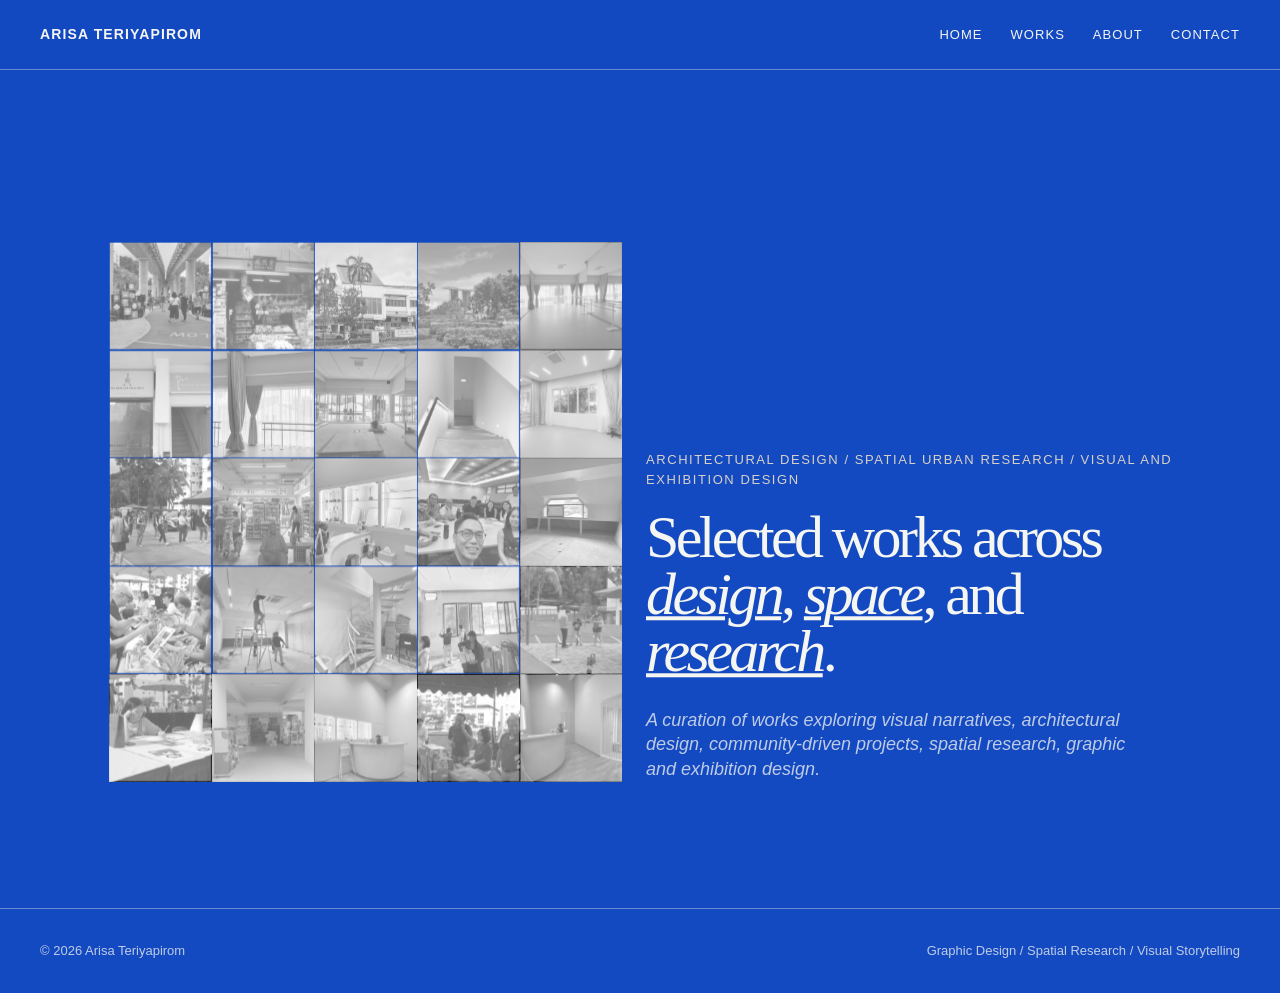
<file: index.html>
<!DOCTYPE html>
<html lang="en">
<head>
  <meta charset="UTF-8" />
  <meta name="viewport" content="width=device-width, initial-scale=1.0" />
  <title>Arisa Teriyapirom — Portfolio</title>
  <style>
    :root {
      --bg: #134ac1;
      --text: #f5f5f2;
      --muted: rgba(245, 245, 242, 0.76);
      --line: rgba(245, 245, 242, 0.38);
      --accent: #d8d1c7;
      --white: #ffffff;
    }

    * {
      margin: 0;
      padding: 0;
      box-sizing: border-box;
    }

    html {
      scroll-behavior: smooth;
      -webkit-text-size-adjust: 100%;
      text-size-adjust: 100%;
    }

    body {
      font-family: Arial, Helvetica, sans-serif;
      background: var(--bg);
      color: var(--text);
      line-height: 1.5;
      min-width: 0;
      overflow-x: hidden;
    }

    a {
      color: inherit;
      text-decoration: none;
    }

    img {
      width: 100%;
      display: block;
      object-fit: cover;
    }

    header {
      position: fixed;
      top: 0;
      left: 0;
      width: 100%;
      z-index: 10;
      padding: 24px 40px;
      display: flex;
      justify-content: space-between;
      align-items: center;
      background: rgba(19, 74, 193, 0.82);
      -webkit-backdrop-filter: blur(12px);
      backdrop-filter: blur(12px);
      border-bottom: 1px solid var(--line);
    }

    .logo {
      font-size: 14px;
      letter-spacing: 0.08em;
      text-transform: uppercase;
      font-weight: 700;
      color: var(--text);
    }

    nav {
      display: flex;
      gap: 28px;
      font-size: 13px;
      text-transform: uppercase;
      letter-spacing: 0.08em;
    }

    nav a {
      color: var(--text);
      transition: color 0.25s ease, transform 0.25s ease, font-weight 0.25s ease;
      display: inline-block;
    }

    nav a:hover {
      color: var(--text);
      transform: scale(1.08);
      font-weight: 700;
    }

    main {
      padding-top: 80px;
    }

    section {
      padding: 90px 40px;
    }

    .hero {
      width: 100%;
      margin: 0;
      padding-left: 40px;
      padding-right: 40px;
      min-height: 92vh;
      min-height: 92svh;
      display: grid;
      grid-template-columns: repeat(2, minmax(0, 1fr));
      align-items: end;
      gap: 36px;
    }

    .hero-text {
      max-width: 820px;
      order: 2;
      padding-right: 37px;
      transform: translate(-12px, -4.08vh);
    }

    .eyebrow {
      font-size: 13px;
      text-transform: uppercase;
      letter-spacing: 0.12em;
      color: var(--accent);
      margin-bottom: 20px;
    }

    h1 {
      font-family: Georgia, 'Times New Roman', serif;
      font-weight: 400;
      font-size: clamp(52px, 9vw, 132px);
      line-height: 0.95;
      letter-spacing: -0.06em;
      margin-bottom: 28px;
    }

    .intro {
      width: 92%;
      max-width: 680px;
      font-size: 18px;
      font-style: italic;
      color: var(--muted);
      line-height: 1.35;
      text-align: left;
    }

    .hero-image {
      order: 1;
      height: 68vh;
      background: var(--bg);
      overflow: hidden;
      transform: translateX(12%) scale(0.88);
      transform-origin: left center;
    }

    .hero-grid {
      width: 100%;
      height: 100%;
      display: grid;
      grid-template-columns: repeat(5, minmax(0, 1fr));
      grid-template-rows: repeat(5, minmax(0, 1fr));
      gap: 1.5px;
    }

    .hero-tile {
      position: relative;
      min-width: 0;
      min-height: 0;
      overflow: hidden;
      perspective: 800px;
    }

    .hero-tile::after {
      content: "";
      position: absolute;
      inset: 0;
      background: rgba(255, 255, 255, 0.4);
      pointer-events: none;
      transition: opacity 0.8s ease;
    }

    .hero-grid img {
      width: 100%;
      height: 100%;
      min-width: 0;
      min-height: 0;
      object-fit: cover;
      object-position: center;
      filter: grayscale(100%);
      transform: scale(1.08);
      transition: transform 0.8s ease, filter 0.8s ease;
      backface-visibility: hidden;
    }

    .hero-tile.is-color img {
      filter: grayscale(0%);
      transform: scale(1.08) rotateY(360deg);
    }

    .hero-tile.is-color::after {
      opacity: 0;
    }

    .placeholder {
      height: 100%;
      display: flex;
      align-items: center;
      justify-content: center;
      color: var(--muted);
      font-size: 13px;
      letter-spacing: 0.08em;
      text-transform: uppercase;
    }

    .section-header {
      display: flex;
      justify-content: flex-start;
      align-items: flex-end;
      gap: 28px;
      margin-bottom: 40px;
      border-top: 1px solid var(--line);
      padding-top: 24px;
    }

    h2 {
      font-family: Georgia, 'Times New Roman', serif;
      color: var(--text);
      font-size: clamp(36px, 5vw, 72px);
      font-weight: 400;
      letter-spacing: -0.04em;
    }

    .section-note {
      max-width: 420px;
      color: var(--muted);
      font-size: 14px;
      text-align: justify;
      text-justify: inter-word;
      line-height: 1.25;
      word-spacing: -0.04em;
      letter-spacing: -0.01em;
      padding-bottom: 0;
      transform: translateY(-23px);
    }

    .work-grid {
      min-height: 62vh;
      display: grid;
      grid-template-columns: repeat(3, 1fr);
      gap: 80px;
      align-items: end;
      padding: 120px 10vw 40px;
    }

    .work-card {
      display: flex;
      flex-direction: column;
      align-items: center;
      text-align: center;
      text-decoration: none;
      color: inherit;
      transition: transform 0.35s ease;
      cursor: pointer;
    }

    .work-card:hover {
      transform: translateY(-8px);
    }

    .work-card:hover .work-title {
      color: var(--accent);
    }

    .work-card:hover .work-image {
      transform: scale(1.04);
    }

    .work-title {
      order: 1;
      font-family: Arial, Helvetica, sans-serif;
      font-size: 22px;
      font-weight: 700;
      line-height: 1.12;
      letter-spacing: -0.03em;
      max-width: 220px;
      margin-bottom: 28px;
    }

    .work-line {
      order: 2;
      width: 1px;
      height: 170px;
      background: var(--text);
      margin-bottom: 28px;
    }

    .work-image {
      order: 3;
      width: 150px;
      height: 150px;
      border-radius: 50%;
      background: rgba(255, 255, 255, 0.12);
      overflow: hidden;
      box-shadow: 18px 22px 26px rgba(31, 31, 31, 0.18);
      transition: transform 0.35s ease;
    }

    .work-image img {
      width: 100%;
      height: 100%;
      object-fit: cover;
      filter: grayscale(100%);
      transition: filter 0.35s ease;
    }

    .work-card:hover .work-image img {
      filter: grayscale(0%);
    }

    .work-meta {
      display: flex;
      justify-content: space-between;
      gap: 16px;
      font-size: 13px;
      color: var(--muted);
      margin-bottom: 8px;
    }

    

    .architecture-rail {
      padding: 56px 6vw 0;
    }

    #architectural-design {
      position: relative;
      padding-bottom: 80px;
    }

    .architecture-header {
      position: absolute;
      bottom: 80px;
      left: 40px;
      display: flex;
      flex-direction: row;
      align-items: center;
      gap: 18px;
      margin: 0;
      border-top: 0;
      padding-top: 0;
      transform-origin: left bottom;
      transform: rotate(-90deg);
    }

    .architecture-header h2 {
      flex: 0 0 auto;
      font-family: Arial, Helvetica, sans-serif;
      font-size: 21px;
      font-weight: 700;
      text-transform: uppercase;
      letter-spacing: 0.08em;
      color: var(--text);
      white-space: nowrap;
    }

    .architecture-header::after {
      content: "";
      width: clamp(180px, 30vw, 460px);
      height: 1px;
      background: var(--line);
    }

    .architecture-project {
      display: grid;
      grid-template-columns: 1fr 2fr;
      gap: 44px;
      align-items: end;
      max-width: 1180px;
      margin: 0 auto;
    }

    .architecture-copy {
      border-top: 1px solid var(--line);
      padding-top: 24px;
      padding-bottom: 0;
    }

    .architecture-title {
      display: block;
      font-family: Georgia, 'Times New Roman', serif;
      font-size: clamp(30px, 4vw, 54px);
      line-height: 0.98;
      letter-spacing: -0.04em;
      margin-bottom: 22px;
      transition: color 0.25s ease;
    }

    .architecture-title:hover {
      color: var(--accent);
    }

    .architecture-copy p {
      max-width: 360px;
      color: var(--muted);
      font-size: 15px;
      line-height: 1.55;
    }

    .architecture-image {
      height: min(64vh, 620px);
      min-height: 460px;
      background: rgba(255, 255, 255, 0.12);
      overflow: hidden;
      transition: transform 0.35s ease;
    }

    .architecture-image:hover {
      transform: scale(0.985);
    }

    .architecture-image img {
      width: 100%;
      height: 100%;
      object-fit: cover;
    }

    .architecture-details {
      display: grid;
      gap: 28px;
      margin-top: 32px;
    }

    .architecture-detail {
      border-top: 1px solid var(--line);
      padding-top: 22px;
    }

    .architecture-detail h4 {
      font-size: 13px;
      text-transform: uppercase;
      letter-spacing: 0.1em;
      color: var(--text);
      margin-bottom: 12px;
    }

    .architecture-detail p {
      max-width: 720px;
      color: var(--muted);
      font-size: 15px;
      line-height: 1.55;
    }

    .project-grid {
      display: grid;
      grid-template-columns: repeat(2, 1fr);
      gap: 40px;
      margin-top: 40px;
    }

    .project-card {
      cursor: pointer;
    }

    .project-card .placeholder {
      height: 420px;
      background: rgba(255, 255, 255, 0.12);
    }

    .project-card h3 {
      margin-top: 14px;
      font-size: 18px;
    }

    .about {
      min-height: 85vh;
      display: grid;
      grid-template-columns: 0.85fr 1.15fr;
      gap: 56px;
      align-items: start;
    }

    .about-image {
      height: 620px;
      background: rgba(255, 255, 255, 0.12);
      overflow: hidden;
    }

    .about-content {
      border-top: 1px solid var(--line);
      padding-top: 24px;
    }

    .about-intro {
      font-family: Georgia, 'Times New Roman', serif;
      font-size: clamp(28px, 4vw, 56px);
      line-height: 1.05;
      letter-spacing: -0.04em;
      margin-bottom: 48px;
    }

    .about-grid {
      display: grid;
      grid-template-columns: repeat(2, 1fr);
      gap: 36px 40px;
    }

    .about-block {
      border-top: 1px solid var(--line);
      padding-top: 16px;
    }

    .about-block h3 {
      font-size: 13px;
      text-transform: uppercase;
      letter-spacing: 0.1em;
      color: var(--text);
      margin-bottom: 14px;
    }

    .about-block p,
    .about-block li {
      font-size: 15px;
      color: var(--muted);
      line-height: 1.55;
    }

    .about-block ul {
      list-style: none;
      display: grid;
      gap: 6px;
    }

    .contact {
      min-height: 70vh;
      display: grid;
      grid-template-columns: 1fr 1fr;
      gap: 48px;
      align-items: start;
    }

    .contact-copy {
      font-family: Georgia, 'Times New Roman', serif;
      font-size: clamp(34px, 5vw, 76px);
      line-height: 1;
      letter-spacing: -0.05em;
    }

    .contact-details {
      border-top: 1px solid var(--line);
      padding-top: 24px;
      font-size: 16px;
      color: var(--muted);
    }

    .contact-link {
      display: block;
      padding: 18px 0;
      border-bottom: 1px solid var(--line);
      color: var(--text);
      transition: color 0.25s ease, padding-left 0.25s ease;
    }

    .contact-link:hover {
      color: var(--accent);
      padding-left: 8px;
    }

    footer {
      padding: 32px 40px;
      border-top: 1px solid var(--line);
      display: flex;
      justify-content: space-between;
      color: var(--muted);
      font-size: 13px;
    }

    @media (max-width: 1100px) {
      header {
        padding: 20px;
      }

      section {
        padding: 72px 20px;
      }

      .hero,
      .about,
      .contact {
        grid-template-columns: 1fr;
      }

      .hero {
        width: 100%;
        padding-left: 20px;
        padding-right: 20px;
        min-height: auto;
        align-items: start;
        gap: 40px;
      }

      .hero-text {
        padding-right: 0;
        transform: none;
      }

      .hero-image,
      .about-image {
        height: clamp(360px, 58vh, 520px);
        height: clamp(360px, 58svh, 520px);
      }

      .hero-image {
        width: 100%;
        transform: none;
      }

      .section-header {
        display: block;
      }

      .architecture-header {
        position: static;
        display: flex;
        flex-direction: row;
        align-items: center;
        gap: 18px;
        border-top: 1px solid var(--line);
        padding-top: 24px;
        transform: none;
      }

      .architecture-header h2 {
        font-size: 16px;
      }

      .architecture-header::after {
        width: auto;
        height: 1px;
      }

      .section-note {
        margin-top: 16px;
      }

      .work-grid {
        grid-template-columns: 1fr;
        gap: 72px;
        padding: 60px 0 20px;
      }

      .work-card:nth-child(n) {
        grid-column: auto;
        margin-top: 0;
      }

      .work-line {
        height: 120px;
      }

      .architecture-rail {
        padding: 40px 0 20px;
      }

      .architecture-project {
        grid-template-columns: 1fr;
        gap: 28px;
      }

      .architecture-image {
        height: 420px;
        min-height: 0;
      }

      .architecture-copy {
        padding-bottom: 0;
      }

      .project-grid {
        grid-template-columns: 1fr;
      }

      footer {
        padding: 28px 20px;
        flex-direction: column;
        gap: 8px;
      }
    }

    @media (max-width: 600px) {
      header {
        padding: 15px 16px 14px;
        flex-wrap: wrap;
        gap: 12px;
      }

      .logo {
        width: 100%;
        font-size: 12px;
      }

      nav {
        width: 100%;
        justify-content: space-between;
        gap: 12px;
        font-size: 11px;
      }

      main {
        padding-top: 98px;
      }

      section {
        padding: 52px 16px;
      }

      .hero {
        padding: 32px 16px 56px;
        gap: 32px;
      }

      .hero-image {
        height: clamp(290px, 52vh, 420px);
        height: clamp(290px, 52svh, 420px);
      }

      .eyebrow {
        font-size: 11px;
        margin-bottom: 16px;
      }

      .hero-text h1 {
        font-size: clamp(32px, 10.5vw, 46px) !important;
        line-height: 1;
        margin-bottom: 22px;
      }

      .intro {
        width: 100%;
        font-size: 16px;
      }

      footer {
        padding: 24px 16px;
      }
    }
  </style>
</head>
<body>
  <header>
    <a href="index.html" class="logo">Arisa Teriyapirom</a>
    <nav>
      <a href="index.html">Home</a>
      <a href="works.html">Works</a>
      <a href="about.html">About</a>
      <a href="contact.html">Contact</a>
    </nav>
  </header>

  <main>
    <section id="home" class="hero">
      <div class="hero-text">
        <p class="eyebrow">Architectural Design / Spatial Urban Research / Visual and Exhibition Design</p>
        <h1 style="font-size: clamp(34px, 5vw, 60px);">Selected works across <u style="text-decoration-thickness: 0.065em; color: inherit;"><em>design</em></u>, <u style="text-decoration-thickness: 0.065em; color: inherit;"><em>space</em></u>, and <u style="text-decoration-thickness: 0.065em; color: inherit;"><em>research</em></u>.</h1>
        <p class="intro">
          A curation of works exploring visual narratives, architectural design, community-driven projects, spatial research, graphic and exhibition design.
        </p>
      </div>

      <div class="hero-image">
        <div class="hero-grid" aria-label="A selection of portfolio images">
          <span class="hero-tile"><img src="images/home-grid/01.jpg" alt="" decoding="async" /></span>
          <span class="hero-tile"><img src="images/home-grid/02.jpg" alt="" decoding="async" /></span>
          <span class="hero-tile"><img src="images/home-grid/03.jpg" alt="" decoding="async" /></span>
          <span class="hero-tile"><img src="images/home-grid/04.jpg" alt="" decoding="async" /></span>
          <span class="hero-tile"><img src="images/home-grid/05.jpg" alt="" decoding="async" /></span>
          <span class="hero-tile"><img src="images/home-grid/06.jpg" alt="" decoding="async" /></span>
          <span class="hero-tile"><img src="images/home-grid/07.jpg" alt="" decoding="async" /></span>
          <span class="hero-tile"><img src="images/home-grid/08.jpg" alt="" decoding="async" /></span>
          <span class="hero-tile"><img src="images/home-grid/09.jpg" alt="" decoding="async" /></span>
          <span class="hero-tile"><img src="images/home-grid/10.jpg" alt="" decoding="async" /></span>
          <span class="hero-tile"><img src="images/home-grid/11.jpg" alt="" decoding="async" /></span>
          <span class="hero-tile"><img src="images/home-grid/12.jpg" alt="" decoding="async" /></span>
          <span class="hero-tile"><img src="images/home-grid/13.jpg" alt="" decoding="async" /></span>
          <span class="hero-tile"><img src="images/home-grid/14.jpg" alt="" decoding="async" /></span>
          <span class="hero-tile"><img src="images/home-grid/15.jpg" alt="" decoding="async" /></span>
          <span class="hero-tile"><img src="images/home-grid/16.jpg" alt="" decoding="async" /></span>
          <span class="hero-tile"><img src="images/home-grid/17.jpg" alt="" decoding="async" /></span>
          <span class="hero-tile"><img src="images/home-grid/18.jpg" alt="" decoding="async" /></span>
          <span class="hero-tile"><img src="images/home-grid/19.jpg" alt="" decoding="async" /></span>
          <span class="hero-tile"><img src="images/home-grid/20.jpg" alt="" decoding="async" /></span>
          <span class="hero-tile"><img src="images/home-grid/21.jpg" alt="" decoding="async" /></span>
          <span class="hero-tile"><img src="images/home-grid/22.jpg" alt="" decoding="async" /></span>
          <span class="hero-tile"><img src="images/home-grid/23.jpg" alt="" decoding="async" /></span>
          <span class="hero-tile"><img src="images/home-grid/24.jpg" alt="" decoding="async" /></span>
          <span class="hero-tile"><img src="images/home-grid/25.jpg" alt="" decoding="async" /></span>
        </div>
      </div>
    </section>

  </main>

  <footer>
    <p>© 2026 Arisa Teriyapirom</p>
    <p>Graphic Design / Spatial Research / Visual Storytelling</p>
  </footer>
  <script>
    document.querySelectorAll('.hero-tile').forEach((tile) => {
      tile.addEventListener('mouseenter', () => {
        tile.classList.toggle('is-color');
      });
    });
  </script>
</body>
</html>
</file>
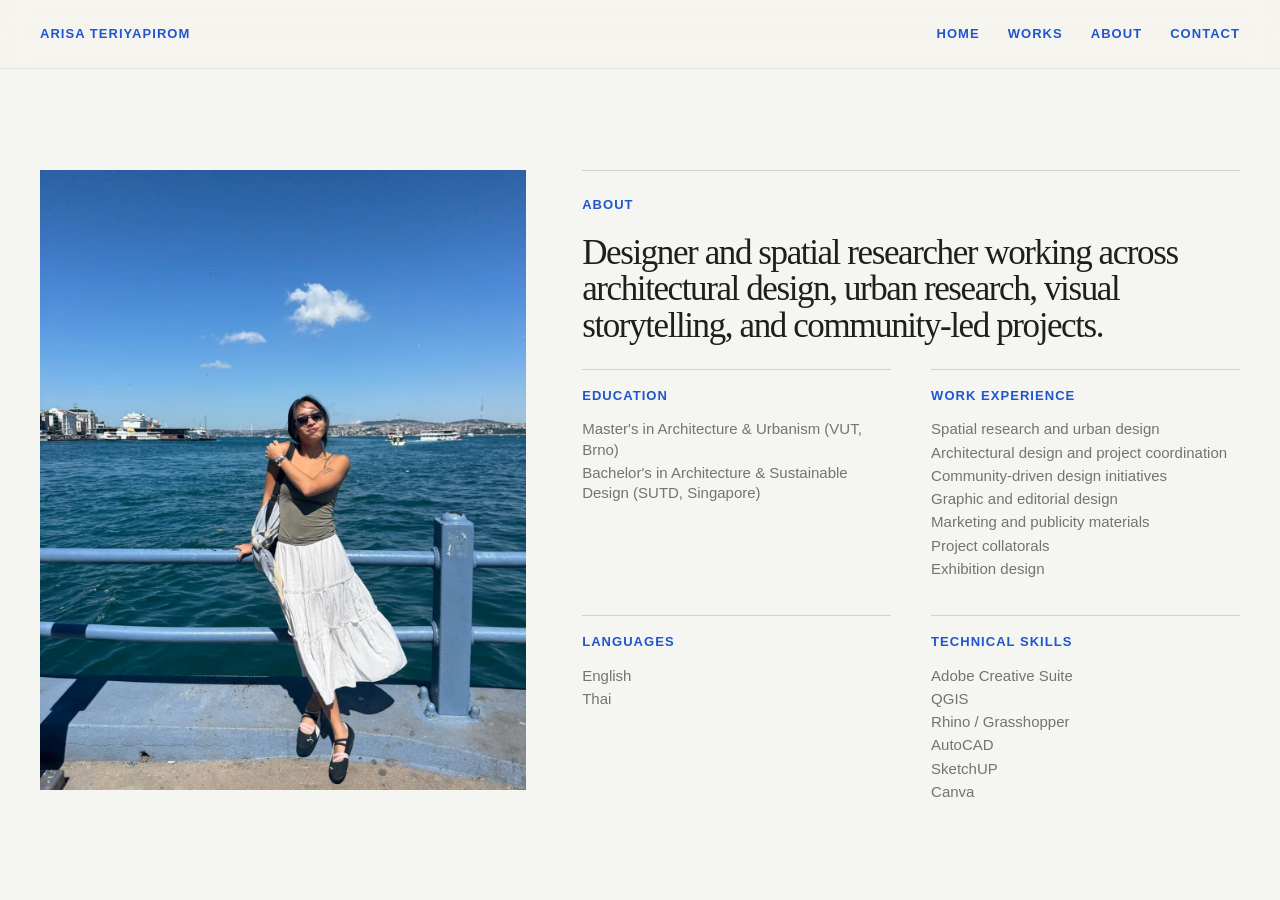
<file: about.html>
<!DOCTYPE html>
<html lang="en">
<head>
  <meta charset="UTF-8" />
  <meta name="viewport" content="width=device-width, initial-scale=1.0" />
  <title>About — Arisa Teriyapirom</title>
  <style>
    :root { --bg: #f5f5f2; --text: #1f1f1f; --muted: #77736d; --line: #d8d1c7; --blue: #1d56cf; }
    * { margin: 0; padding: 0; box-sizing: border-box; }
    body { font-family: Arial, Helvetica, sans-serif; background: var(--bg); color: var(--text); line-height: 1.5; }
    a { color: inherit; text-decoration: none; }
    header { position: fixed; top: 0; left: 0; width: 100%; z-index: 10; padding: 24px 40px; display: flex; justify-content: space-between; align-items: center; background: rgba(247, 244, 238, 0.82); backdrop-filter: blur(12px); border-bottom: 1px solid rgba(216, 209, 199, 0.5); }
    .logo, nav a, .eyebrow, h3 { color: var(--blue); }
    .logo, nav a, .eyebrow, h3 { font-size: 13px; text-transform: uppercase; letter-spacing: 0.08em; font-weight: 700; }
    nav { display: flex; gap: 28px; }
    main { padding: 170px 40px 90px; min-height: 100vh; }
    .about { display: grid; grid-template-columns: 0.85fr 1.15fr; gap: 56px; align-items: start; }
    .about-image { height: 620px; overflow: hidden; background: #ded8cf; }
    .about-image img { width: 100%; height: 100%; display: block; object-fit: cover; object-position: center 40%; }
    .about-content { border-top: 1px solid var(--line); padding-top: 24px; }
    .about-intro { font-family: Georgia, 'Times New Roman', serif; font-size: clamp(22px, 3vw, 35px); line-height: 1.05; letter-spacing: -0.04em; margin: 20px 0 24px; }
    .about-grid { display: grid; grid-template-columns: repeat(2, 1fr); gap: 36px 40px; }
    .about-block { border-top: 1px solid var(--line); padding-top: 16px; }
    .about-block h3 { margin-bottom: 14px; }
    .about-block ul { list-style: none; display: grid; gap: 3px; }
    .about-block li { font-size: 15px; color: var(--muted); line-height: 1.35; }
    @media (max-width: 1100px) { header { padding: 20px; } main { padding: 140px 20px 72px; } nav { gap: 16px; } .about, .about-grid { grid-template-columns: 1fr; } .about-image { height: 420px; } }
  </style>
  <link rel="stylesheet" href="responsive.css" />
</head>
<body>
  <header>
    <a href="index.html" class="logo">Arisa Teriyapirom</a>
    <nav>
      <a href="index.html">Home</a>
      <a href="works.html">Works</a>
      <a href="about.html">About</a>
      <a href="contact.html">Contact</a>
    </nav>
  </header>
  <main>
    <section class="about">
      <figure class="about-image">
        <img src="images/about.jpeg" alt="Portrait of Arisa Teriyapirom">
      </figure>
      <div class="about-content">
        <p class="eyebrow">About</p>
        <p class="about-intro">Designer and spatial researcher working across architectural design, urban research, visual storytelling, and community-led projects.</p>
        <div class="about-grid">
          <div class="about-block"><h3>Education</h3><ul><li>Master's in Architecture & Urbanism (VUT, Brno)</li><li>Bachelor's in Architecture & Sustainable Design (SUTD, Singapore)</li></ul></div>
          <div class="about-block"><h3>Work Experience</h3><ul><li>Spatial research and urban design</li><li>Architectural design and project coordination</li><li>Community-driven design initiatives</li><li>Graphic and editorial design</li><li>Marketing and publicity materials</li><li>Project collatorals</li><li>Exhibition design</li></Marketing></ul></div>
          <div class="about-block"><h3>Languages</h3><ul><li>English</li><li>Thai</li></ul></div>
          <div class="about-block"><h3>Technical Skills</h3><ul><li>Adobe Creative Suite</li><li>QGIS</li><li>Rhino / Grasshopper</li><li>AutoCAD</li><li> SketchUP</li><li>Canva</li></ul></div>
        </div>
      </div>
    </section>
  </main>
</body>
</html>
</file>
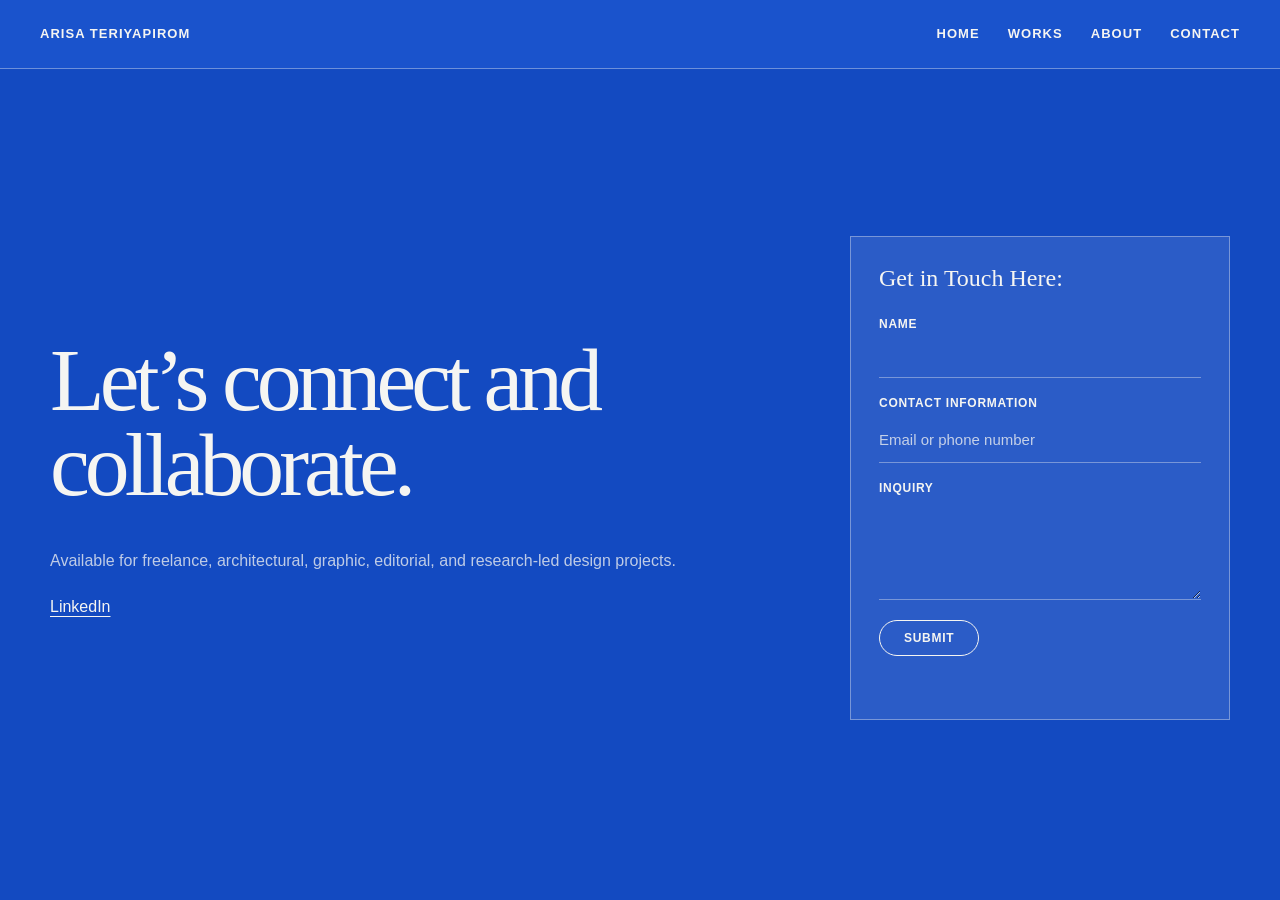
<file: contact.html>
<!DOCTYPE html>
<html lang="en">
<head>
  <meta charset="UTF-8" />
  <meta name="viewport" content="width=device-width, initial-scale=1.0" />
  <title>Contact — Arisa Teriyapirom</title>
  <style>
    :root { --bg: #134ac1; --text: #f5f5f2; --muted: rgba(245, 245, 242, 0.76); --line: rgba(245, 245, 242, 0.38); --blue: #f5f5f2; --accent: #d8d1c7; }
    * { margin: 0; padding: 0; box-sizing: border-box; }
    body { font-family: Arial, Helvetica, sans-serif; background: var(--bg); color: var(--text); line-height: 1.5; }
    a { color: inherit; text-decoration: none; }
    header { position: fixed; top: 0; left: 0; width: 100%; z-index: 10; padding: 24px 40px; display: flex; justify-content: space-between; align-items: center; background: rgba(29, 86, 207, 0.82); backdrop-filter: blur(12px); border-bottom: 1px solid rgba(245, 245, 242, 0.38); }
    .logo, nav a, .eyebrow { color: var(--blue); font-size: 13px; text-transform: uppercase; letter-spacing: 0.08em; font-weight: 700; }
    nav { display: flex; gap: 28px; }
    main { min-height: 100vh; padding: 120px 40px 64px; display: flex; align-items: center; justify-content: center; }
    .contact { width: min(1180px, 100%); display: grid; grid-template-columns: minmax(0, 1fr) minmax(300px, 380px); align-items: center; gap: clamp(48px, 7vw, 96px); }
    .contact-intro { display: flex; flex-direction: column; align-items: flex-start; text-align: left; }
    .eyebrow { margin-bottom: 20px; }
    .contact-copy { max-width: 900px; font-family: Georgia, 'Times New Roman', serif; font-size: clamp(42px, 7vw, 94px); line-height: 0.95; letter-spacing: -0.055em; }
    .contact-details { display: flex; flex-direction: column; align-items: flex-start; margin-top: 42px; font-size: 16px; color: var(--muted); }
    .contact-details > p { max-width: none; margin-bottom: 22px; font-size: clamp(12px, 1.4vw, 16px); white-space: nowrap; }
    .contact-methods { display: flex; flex-direction: column; align-items: flex-start; gap: 8px; }
    .contact-row { display: flex; align-items: baseline; justify-content: flex-start; gap: 4px; color: var(--text); }
    .contact-label { width: 48px; flex: 0 0 48px; }
    .phone-values { display: flex; align-items: baseline; gap: 20px; }
    .contact-link, .contact-value { display: inline-block; color: var(--text); transition: color 0.25s ease, transform 0.25s ease; }
    .contact-link { text-decoration: underline; text-decoration-thickness: 1px; text-underline-offset: 4px; }
    .contact-value { text-decoration: underline; text-decoration-thickness: 1px; text-underline-offset: 4px; }
    .contact-link:hover, .contact-value:hover { color: var(--accent); transform: translateY(-2px); }
    .contact-form { width: 100%; padding: 28px; border: 1px solid var(--line); background: rgba(255, 255, 255, 0.1); }
    .contact-form h2 { margin-bottom: 22px; font-family: Georgia, 'Times New Roman', serif; font-size: 24px; font-weight: 400; line-height: 1.15; }
    .form-field { display: block; margin-bottom: 16px; color: var(--text); font-size: 12px; font-weight: 700; letter-spacing: 0.06em; text-transform: uppercase; }
    .form-field input, .form-field textarea { display: block; width: 100%; margin-top: 7px; padding: 10px 0; border: 0; border-bottom: 1px solid var(--line); border-radius: 0; outline: none; background: transparent; color: var(--text); font: inherit; font-size: 15px; font-weight: 400; letter-spacing: 0; text-transform: none; }
    .form-field:first-of-type input { padding-bottom: 5px; }
    .form-field textarea { min-height: 96px; resize: vertical; }
    .form-field input::placeholder, .form-field textarea::placeholder { color: var(--muted); }
    .form-field input:focus, .form-field textarea:focus { border-bottom-color: var(--text); }
    .submit-button { margin-top: 4px; padding: 10px 24px; border: 1px solid var(--text); border-radius: 999px; background: transparent; color: var(--text); cursor: pointer; font-size: 12px; font-weight: 700; letter-spacing: 0.06em; text-transform: uppercase; transition: background 0.25s ease, color 0.25s ease; }
    .submit-button:hover { background: var(--text); color: var(--bg); }
    .submit-button:disabled { cursor: wait; opacity: 0.6; }
    .form-status { min-height: 21px; margin-top: 14px; color: var(--text); font-size: 13px; }
    .form-status a { text-decoration: underline; text-underline-offset: 3px; }
    @media (max-width: 1100px) {
      header { padding: 20px; }
      main { padding: 110px 20px 56px; }
      nav { gap: 16px; }
      .contact { grid-template-columns: 1fr; gap: 48px; }
      .contact-details { margin-top: 32px; }
      .contact-form { width: min(480px, 100%); justify-self: center; }
    }
    @media (max-width: 620px) {
      .contact-details > p { white-space: normal; }
      .contact-form { padding: 22px; }
    }
  </style>
  <link rel="stylesheet" href="responsive.css" />
</head>
<body>
  <header>
    <a href="index.html" class="logo">Arisa Teriyapirom</a>
    <nav>
      <a href="index.html">Home</a>
      <a href="works.html">Works</a>
      <a href="about.html">About</a>
      <a href="contact.html">Contact</a>
    </nav>
  </header>
  <main>
    <section class="contact">
      <div class="contact-intro">
        <p class="contact-copy">Let’s connect and collaborate.</p>
        <div class="contact-details">
          <p>Available for freelance, architectural, graphic, editorial, and research-led design projects.</p>
          <div class="contact-methods">
            <a href="https://www.linkedin.com/in/arisa-teriyapirom-30a2b7158" class="contact-link" target="_blank" rel="noopener noreferrer">LinkedIn</a>
          </div>
        </div>
      </div>
      <form class="contact-form" id="contact-form" action="https://formspree.io/f/mlgqaprp" method="POST">
        <h2>Get in Touch Here:</h2>
        <input type="hidden" name="_subject" value="New enquiry from Arisa's portfolio website" />
        <input type="hidden" name="_template" value="table" />
        <label class="form-field">
          Name
          <input type="text" name="name" autocomplete="name" required />
        </label>
        <label class="form-field">
          Contact information
          <input type="text" name="contact_information" placeholder="Email or phone number" required />
        </label>
        <label class="form-field">
          Inquiry
          <textarea name="message" required></textarea>
        </label>
        <button class="submit-button" type="submit">Submit</button>
        <p class="form-status" id="form-status" aria-live="polite"></p>
      </form>
    </section>
  </main>
  <script>
    const contactForm = document.getElementById('contact-form');
    const formStatus = document.getElementById('form-status');
    const submitButton = contactForm.querySelector('.submit-button');

    contactForm.addEventListener('submit', async (event) => {
      event.preventDefault();
      submitButton.disabled = true;
      submitButton.textContent = 'Sending...';
      formStatus.textContent = '';

      try {
        const response = await fetch(contactForm.action, {
          method: 'POST',
          body: new FormData(contactForm),
          headers: { Accept: 'application/json' }
        });
        const result = await response.json();

        if (!response.ok || result.success === 'false' || result.success === false) {
          throw new Error(result.message || 'Submission failed');
        }

        contactForm.reset();
        formStatus.textContent = result.message || 'Thank you — your message has been sent. I will get back to you asap :)';
      } catch (error) {
        formStatus.innerHTML = 'The form could not connect. Please try again.';
      } finally {
        submitButton.disabled = false;
        submitButton.textContent = 'Submit';
      }
    });
  </script>
</body>
</html>
</file>
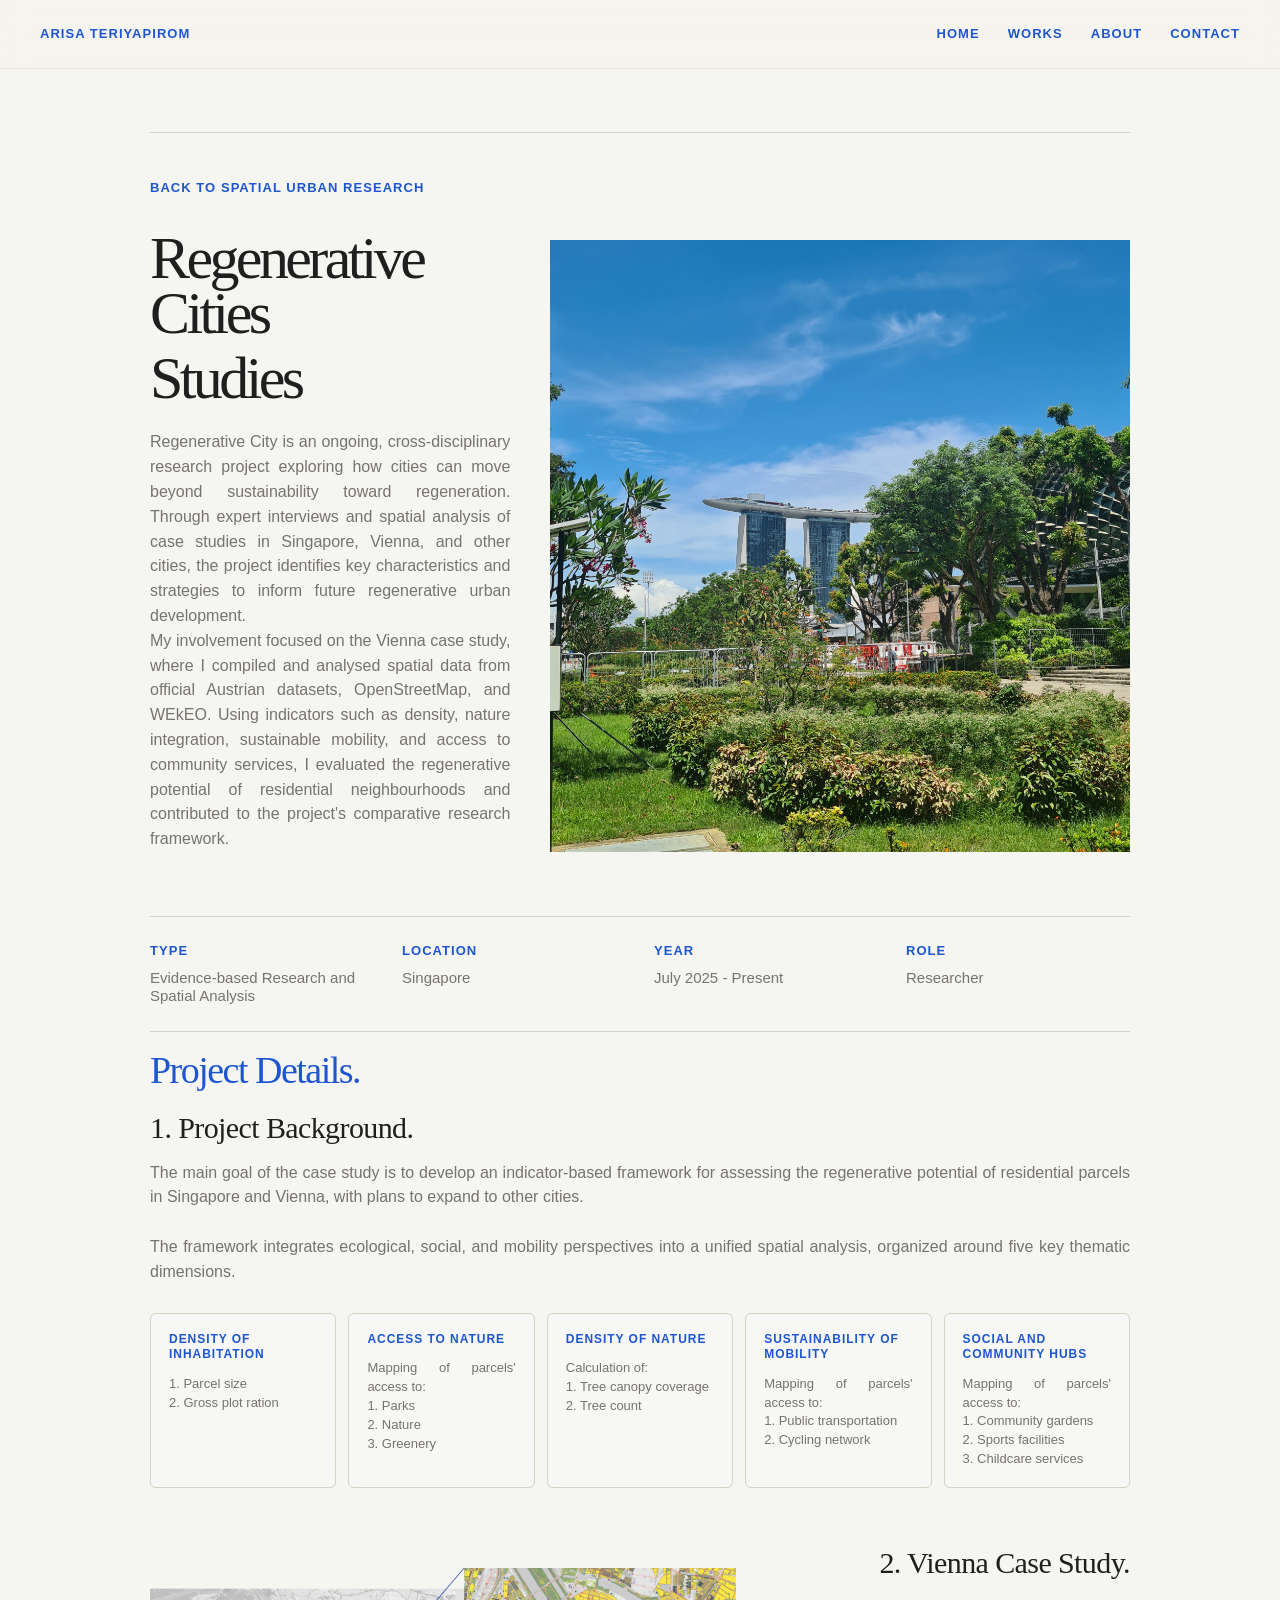
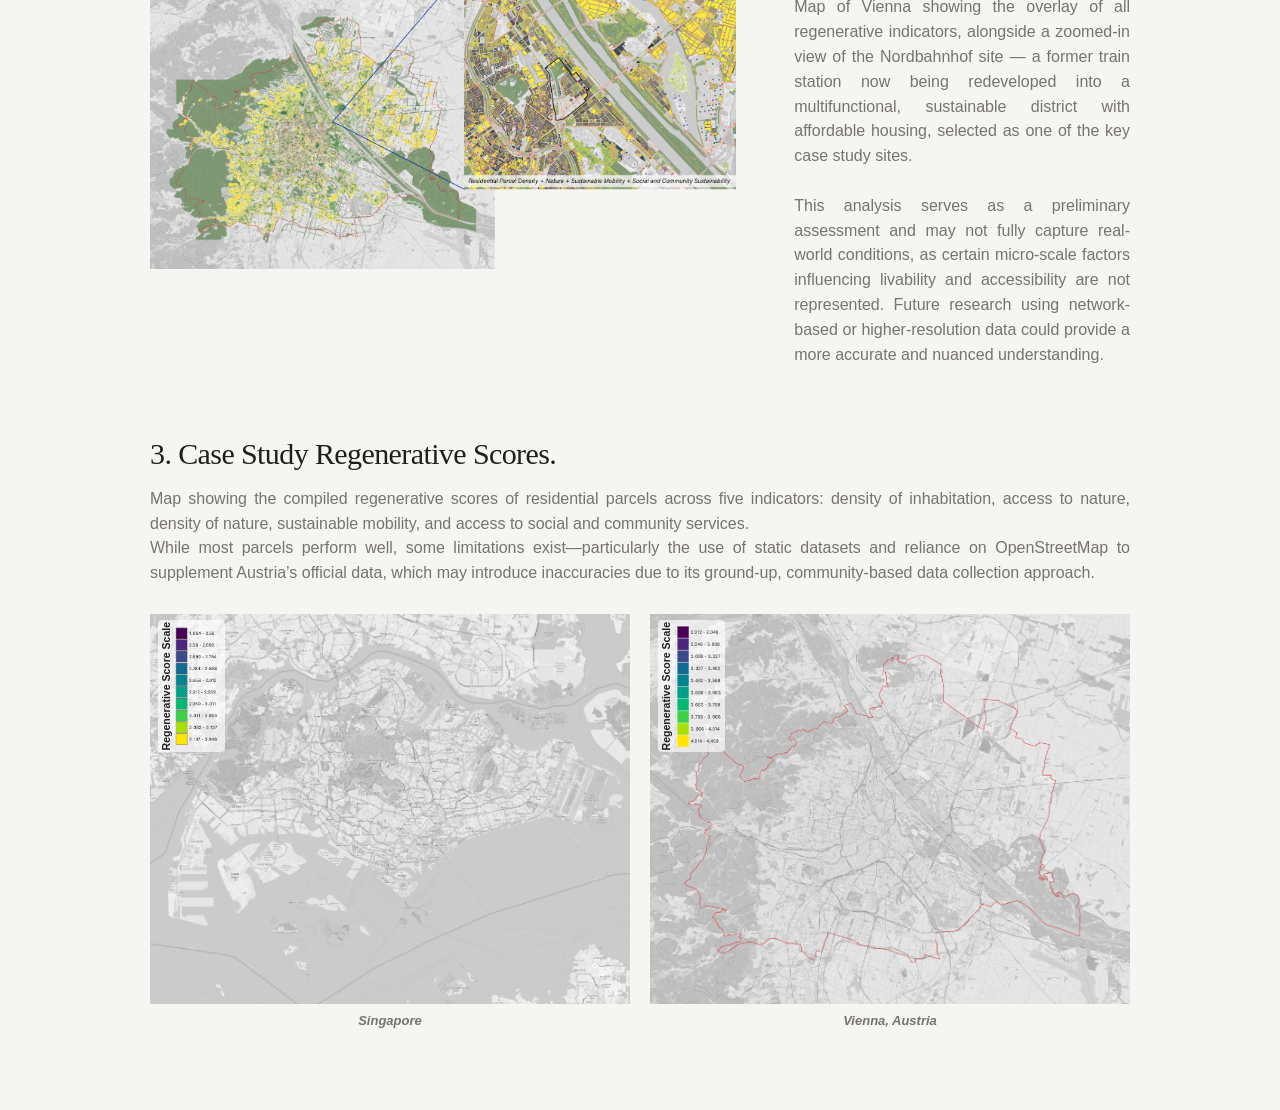
<file: regenerative-cities.html>
<!DOCTYPE html>
<html lang="en">
<head>
  <meta charset="UTF-8">
  <meta name="viewport" content="width=device-width, initial-scale=1.0">
  <title>Regenerative Cities Studies — Arisa Teriyapirom</title>
  <style>
    :root {
      --bg: #f5f5f2;
      --text: #1f1f1f;
      --muted: #77736d;
      --line: #d8d1c7;
      --accent-blue: #1d56cf;
    }

    * {
      margin: 0;
      padding: 0;
      box-sizing: border-box;
    }

    body {
      font-family: Arial, Helvetica, sans-serif;
      background: var(--bg);
      color: var(--text);
      line-height: 1.5;
    }

    a {
      color: inherit;
      text-decoration: none;
    }

    img {
      display: block;
      width: 100%;
    }

    header {
      position: fixed;
      top: 0;
      left: 0;
      z-index: 10;
      display: flex;
      align-items: center;
      justify-content: space-between;
      width: 100%;
      padding: 24px 40px;
      background: rgba(247, 244, 238, 0.82);
      border-bottom: 1px solid rgba(216, 209, 199, 0.5);
      backdrop-filter: blur(12px);
    }

    .logo,
    nav,
    .back-link,
    .meta-label {
      color: var(--accent-blue);
      font-size: 13px;
      font-weight: 700;
      letter-spacing: 0.08em;
      text-transform: uppercase;
    }

    nav {
      display: flex;
      gap: 28px;
    }

    main {
      padding: 132px 150px 80px;
    }

    .project-hero {
      display: grid;
      grid-template-columns: 1.15fr 1.85fr;
      gap: 40px;
      align-items: end;
      min-height: calc(100vh - 180px);
      padding-top: 28px;
      border-top: 1px solid var(--line);
    }

    h1,
    h2,
    h3 {
      font-family: Georgia, 'Times New Roman', serif;
      font-weight: 400;
    }

    h1 {
      margin: 32px 0 24px;
      font-size: clamp(25px, 6vw, 60px);
      line-height: 0.92;
      letter-spacing: -0.06em;
    }

    h1 span {
      display: block;
    }

    h1 span + span {
      margin-top: 10px;
    }

    .project-intro,
    .section-text {
      color: var(--muted);
      font-size: 16px;
      line-height: 1.55;
      text-align: justify;
      text-justify: inter-word;
    }

    .project-intro {
      max-width: 470px;
    }

    .hero-image {
      height: 68vh;
      min-height: 460px;
      overflow: hidden;
      background: #ded8cf;
    }

    .hero-image img {
      height: 100%;
      object-fit: cover;
    }

    .project-info {
      display: grid;
      grid-template-columns: repeat(4, 1fr);
      gap: 28px;
      margin-top: 64px;
      padding-top: 24px;
      border-top: 1px solid var(--line);
    }

    .project-info p {
      margin-top: 8px;
      color: var(--muted);
      font-size: 15px;
      line-height: 1.25;
    }

    .project-body {
      margin-top: 25px;
      padding-top: 20px;
      border-top: 1px solid var(--line);
    }

    .project-body h2 {
      color: var(--accent-blue);
      font-size: clamp(24px, 3vw, 38px);
      line-height: 0.98;
      letter-spacing: -0.04em;
    }

    .detail-section {
      margin-top: 24px;
      padding-top: 0;
    }

    .detail-section h3 {
      margin-bottom: 18px;
      font-size: clamp(20px, 2.4vw, 30px);
      line-height: 0.98;
      letter-spacing: -0.02em;
      text-align: left;
    }

    .detail-section .section-text {
      width: 100%;
      max-width: none;
    }

    .indicator-grid {
      display: grid;
      grid-template-columns: repeat(5, minmax(0, 1fr));
      gap: 12px;
      margin-top: 28px;
    }

    .indicator-box {
      min-height: 140px;
      padding: 18px;
      border: 1px solid var(--line);
      border-radius: 6px;
      background: rgba(255, 255, 255, 0.18);
    }

    .indicator-box h4 {
      color: var(--accent-blue);
      font-size: 12px;
      line-height: 1.3;
      letter-spacing: 0.08em;
      text-transform: uppercase;
    }

    .indicator-box p {
      margin-top: 12px;
      color: var(--muted);
      font-size: 13px;
      line-height: 1.45;
      text-align: justify;
      text-justify: inter-word;
    }

    .vienna-section {
      display: grid;
      grid-template-columns: minmax(0, 1.8fr) minmax(0, 1fr);
      gap: 40px;
      align-items: start;
      margin-top: 60px;
    }

    .vienna-image img {
      width: 97%;
      height: auto;
      margin-top: 20px;
      object-fit: contain;
    }

    .vienna-copy h3 {
      margin-bottom: 18px;
      font-family: Georgia, 'Times New Roman', serif;
      font-size: clamp(20px, 2.4vw, 30px);
      font-weight: 400;
      line-height: 0.98;
      letter-spacing: -0.02em;
      text-align: right;
    }

    .scores-section {
      margin-top: 72px;
    }

    .scores-section h3 {
      margin-bottom: 18px;
      font-family: Georgia, 'Times New Roman', serif;
      font-size: clamp(20px, 2.4vw, 30px);
      font-weight: 400;
      line-height: 0.98;
      letter-spacing: -0.02em;
      text-align: left;
    }

    .scores-section .section-text {
      width: 100%;
      max-width: none;
    }

    .scores-grid {
      display: grid;
      grid-template-columns: repeat(2, minmax(0, 1fr));
      gap: 20px;
      align-items: start;
      margin-top: 28px;
    }

    .scores-map {
      position: relative;
    }

    .scores-map-image {
      width: 100%;
      height: auto;
      object-fit: contain;
    }

    .scores-legend {
      position: absolute;
      top: 6px;
      left: 8px;
      z-index: 2;
      display: flex;
      align-items: center;
      justify-content: center;
      gap: 1px;
      width: 14%;
      padding: 1px;
      border-radius: 4px;
      background: rgba(255, 255, 255, 0.65);
      pointer-events: none;
    }

    .scores-legend h4 {
      margin: 1px;
      color: var(--text);
      font-size: 10.5px;
      line-height: 1.2;
      text-align: center;
      white-space: nowrap;
      writing-mode: vertical-rl;
      transform: rotate(180deg);
    }

    .scores-scale {
      display: block;
      flex: 0 0 75%;
      width: 75%;
      height: auto;
      margin: 0;
      object-fit: contain;
    }

    .scores-map figcaption {
      margin-top: 8px;
      color: var(--muted);
      font-size: 13px;
      font-weight: 700;
      line-height: 1.35;
      font-style: italic;
      text-align: center;
    }

    @media (max-width: 1100px) {
      header {
        padding: 20px;
      }

      nav {
        gap: 16px;
      }

      main {
        padding: 112px 20px 64px;
      }

      .project-hero,
      .project-info,
      .vienna-section {
        grid-template-columns: 1fr;
      }

      .vienna-copy h3 {
        text-align: left;
      }

      .indicator-grid {
        grid-template-columns: repeat(2, minmax(0, 1fr));
      }

      .hero-image {
        height: 420px;
        min-height: 0;
      }

      .project-intro,
      .section-text {
        font-size: 17px;
      }
    }

    @media (max-width: 560px) {
      .indicator-grid,
      .scores-grid {
        grid-template-columns: 1fr;
      }
    }
  </style>
  <link rel="stylesheet" href="responsive.css" />
</head>
<body>
  <header>
    <a href="index.html" class="logo">Arisa Teriyapirom</a>
    <nav>
      <a href="index.html">Home</a>
      <a href="works.html">Works</a>
      <a href="about.html">About</a>
      <a href="contact.html">Contact</a>
    </nav>
  </header>

  <main>
    <section class="project-hero">
      <div>
        <a href="spatial-urban-research.html" class="back-link">Back to Spatial Urban Research</a>
        <h1><span>Regenerative Cities</span><span>Studies</span></h1>
        <p class="project-intro">
          Regenerative City is an ongoing, cross-disciplinary research project 
          exploring how cities can move beyond sustainability toward regeneration. 
          Through expert interviews and spatial analysis of case studies in Singapore, Vienna, and other cities, 
          the project identifies key characteristics and strategies to inform future regenerative 
          urban development. <br>
          My involvement focused on the Vienna case study, where I compiled and analysed spatial data from official 
          Austrian datasets, OpenStreetMap, and WEkEO. Using indicators such as density, nature integration, 
          sustainable mobility, and access to community services, I evaluated the regenerative potential of 
          residential neighbourhoods and contributed to the project's comparative research framework.
        </p>
      </div>

      <figure class="hero-image">
        <img src="images/Regen/regen_main.JPG" alt="Regenerative Cities Studies">
      </figure>
    </section>

    <section class="project-info">
      <div>
        <div class="meta-label">Type</div>
        <p>Evidence-based Research and Spatial Analysis</p>
      </div>
      <div>
        <div class="meta-label">Location</div>
        <p>Singapore</p>
      </div>
      <div>
        <div class="meta-label">Year</div>
        <p>July 2025 - Present</p>
      </div>
      <div>
        <div class="meta-label">Role</div>
        <p>Researcher</p>
      </div>
    </section>

    <section class="project-body">
      <h2>Project Details.</h2>

      <div class="detail-section">
        <h3>1. Project Background.</h3>
        <p class="section-text">
          The main goal of the case study is to develop an indicator-based framework for assessing 
          the regenerative potential of residential parcels in Singapore and Vienna, with plans to 
          expand to other cities. <br>
           <br>
          The framework integrates ecological, social, and mobility perspectives into a unified 
          spatial analysis, organized around five key thematic dimensions.
        </p>

        <div class="indicator-grid">
          <article class="indicator-box">
            <h4>Density of Inhabitation</h4>
            <p>1. Parcel size <br>
            2. Gross plot ration</p>
          </article>
          <article class="indicator-box">
            <h4>Access to Nature</h4>
            <p>Mapping of parcels' access to: <br>
              1. Parks <br>
              2. Nature <br>
              3. Greenery
            </p>
          </article>
          <article class="indicator-box">
            <h4>Density of Nature</h4>
            <p>Calculation of: <br>
              1. Tree canopy coverage <br>
              2. Tree count
            </p>
          </article>
          <article class="indicator-box">
            <h4>Sustainability of Mobility</h4>
            <p>Mapping of parcels' access to: <br>
              1. Public transportation <br>
              2. Cycling network
            </p>
          </article>
          <article class="indicator-box">
            <h4>Social and Community Hubs</h4>
            <p>Mapping of parcels' access to: <br>
              1. Community gardens <br>
              2. Sports facilities <br>
              3. Childcare services
            </p>
          </article>
        </div>
      </div>

      <div class="vienna-section">
        <figure class="vienna-image">
          <img src="images/Regen/vienna_map_zoom.webp" alt="Vienna case study map">
        </figure>

        <div class="vienna-copy">
          <h3>2. Vienna Case Study.</h3>
          <p class="section-text">
            Map of Vienna showing the overlay of all regenerative indicators, alongside a zoomed-in view of the
            Nordbahnhof site — a former train station now being redeveloped into a multifunctional, 
            sustainable district with affordable housing, selected as one of the key case study sites. <br>
             <br>
            This analysis serves as a preliminary assessment and may not fully capture real-world conditions, as 
            certain micro-scale factors influencing livability and accessibility are not represented. Future research 
            using network-based or higher-resolution data could provide a more accurate and nuanced 
            understanding.
          </p>
        </div>
      </div>

      <div class="scores-section">
        <h3>3. Case Study Regenerative Scores.</h3>
        <p class="section-text">
          Map showing the compiled regenerative scores of residential parcels across five indicators: density of inhabitation, access to nature, density of nature, sustainable 
          mobility, and access to social and community services. <br>
          While most parcels perform well, some limitations exist—particularly the use of static 
          datasets and reliance on OpenStreetMap to supplement Austria’s official data, which 
          may introduce inaccuracies due to its ground-up, community-based data collection approach.
        </p>

        <div class="scores-grid">
          <figure class="scores-map">
            <img class="scores-map-image" src="images/Regen/sg_parcel%20animation%20(1).gif" alt="Animated regenerative scores map of Singapore">
            <div class="scores-legend">
              <h4>Regenerative Score Scale</h4>
              <img class="scores-scale" src="images/Regen/sg_parcel%20animation%20scale.png" alt="Singapore regenerative score scale">
            </div>
            <figcaption>Singapore</figcaption>
          </figure>
          <figure class="scores-map">
            <img class="scores-map-image" src="images/Regen/vienna_parcel%20animation.gif" alt="Animated regenerative scores map of Vienna">
            <div class="scores-legend">
              <h4>Regenerative Score Scale</h4>
              <img class="scores-scale" src="images/Regen/vienna_parcel%20animation%20scale.png" alt="Vienna regenerative score scale">
            </div>
            <figcaption>Vienna, Austria</figcaption>
          </figure>
        </div>
      </div>
    </section>
  </main>
</body>
</html>
</file>
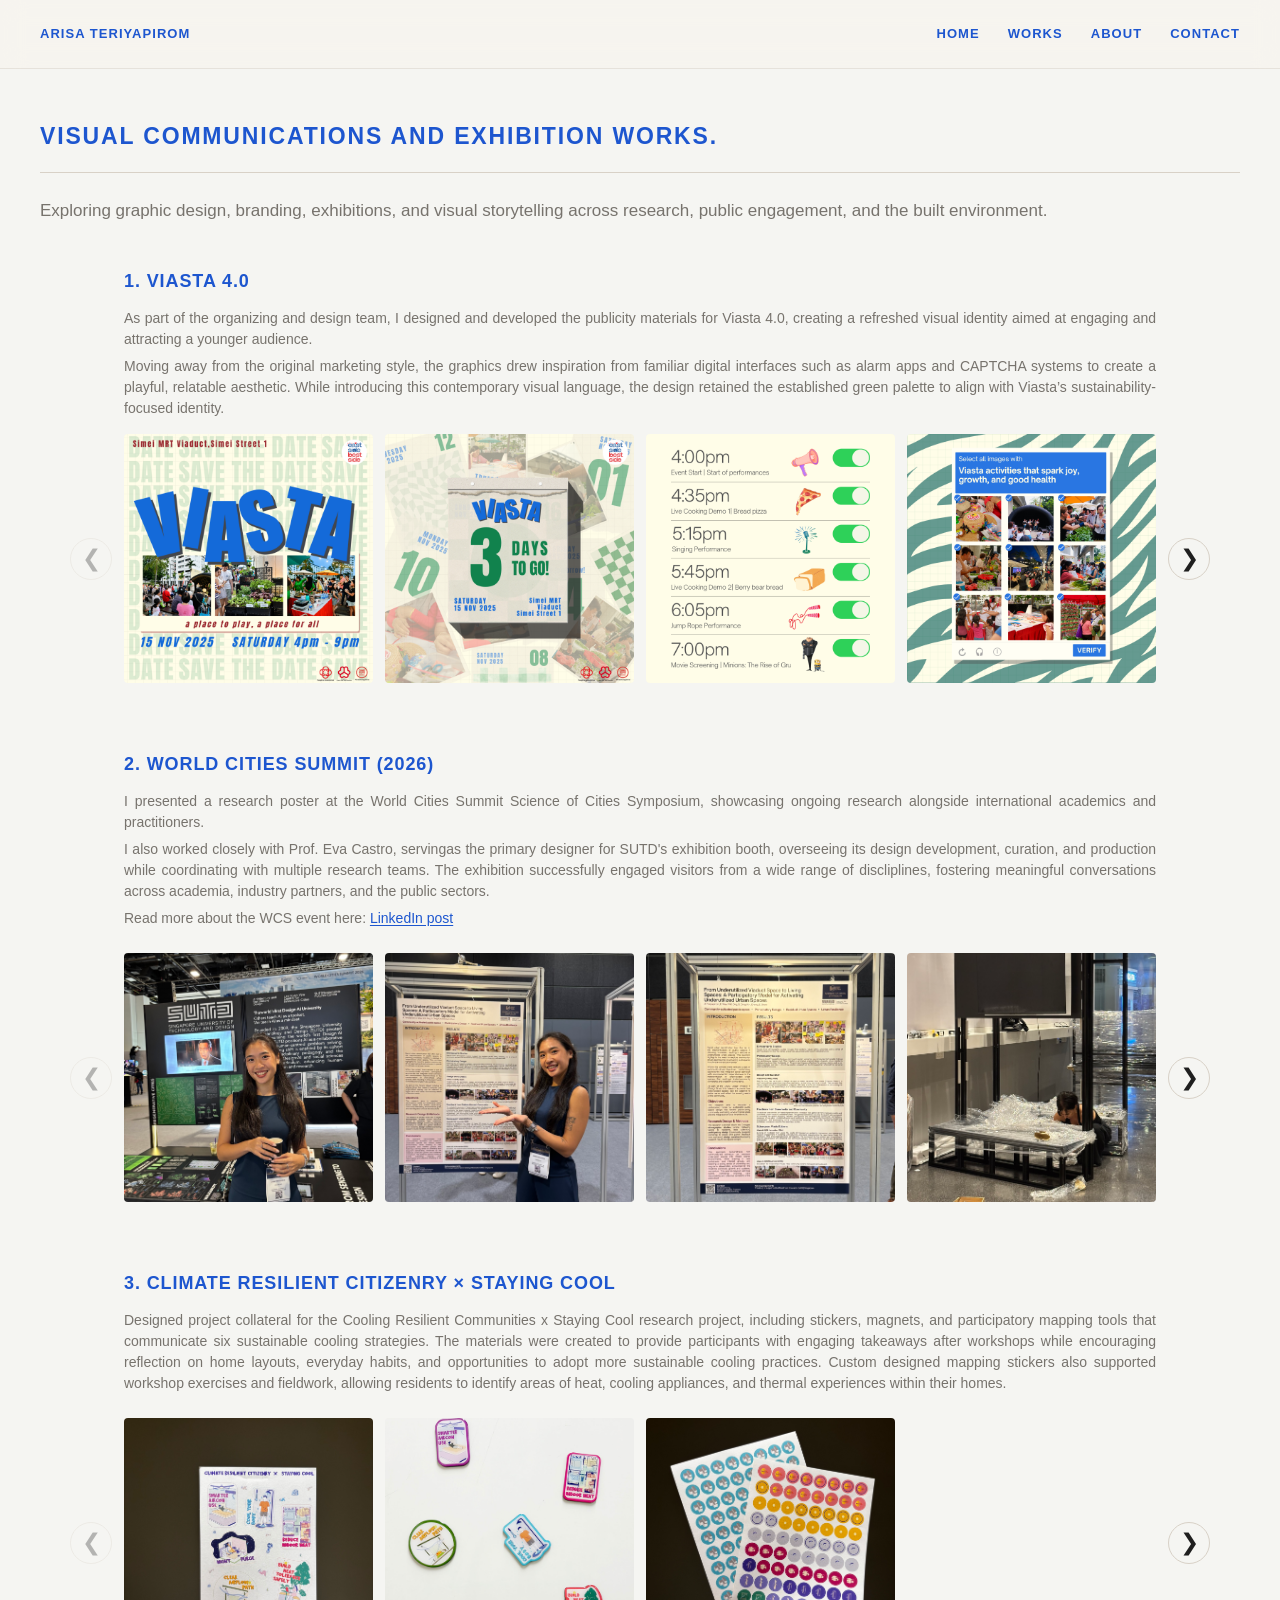
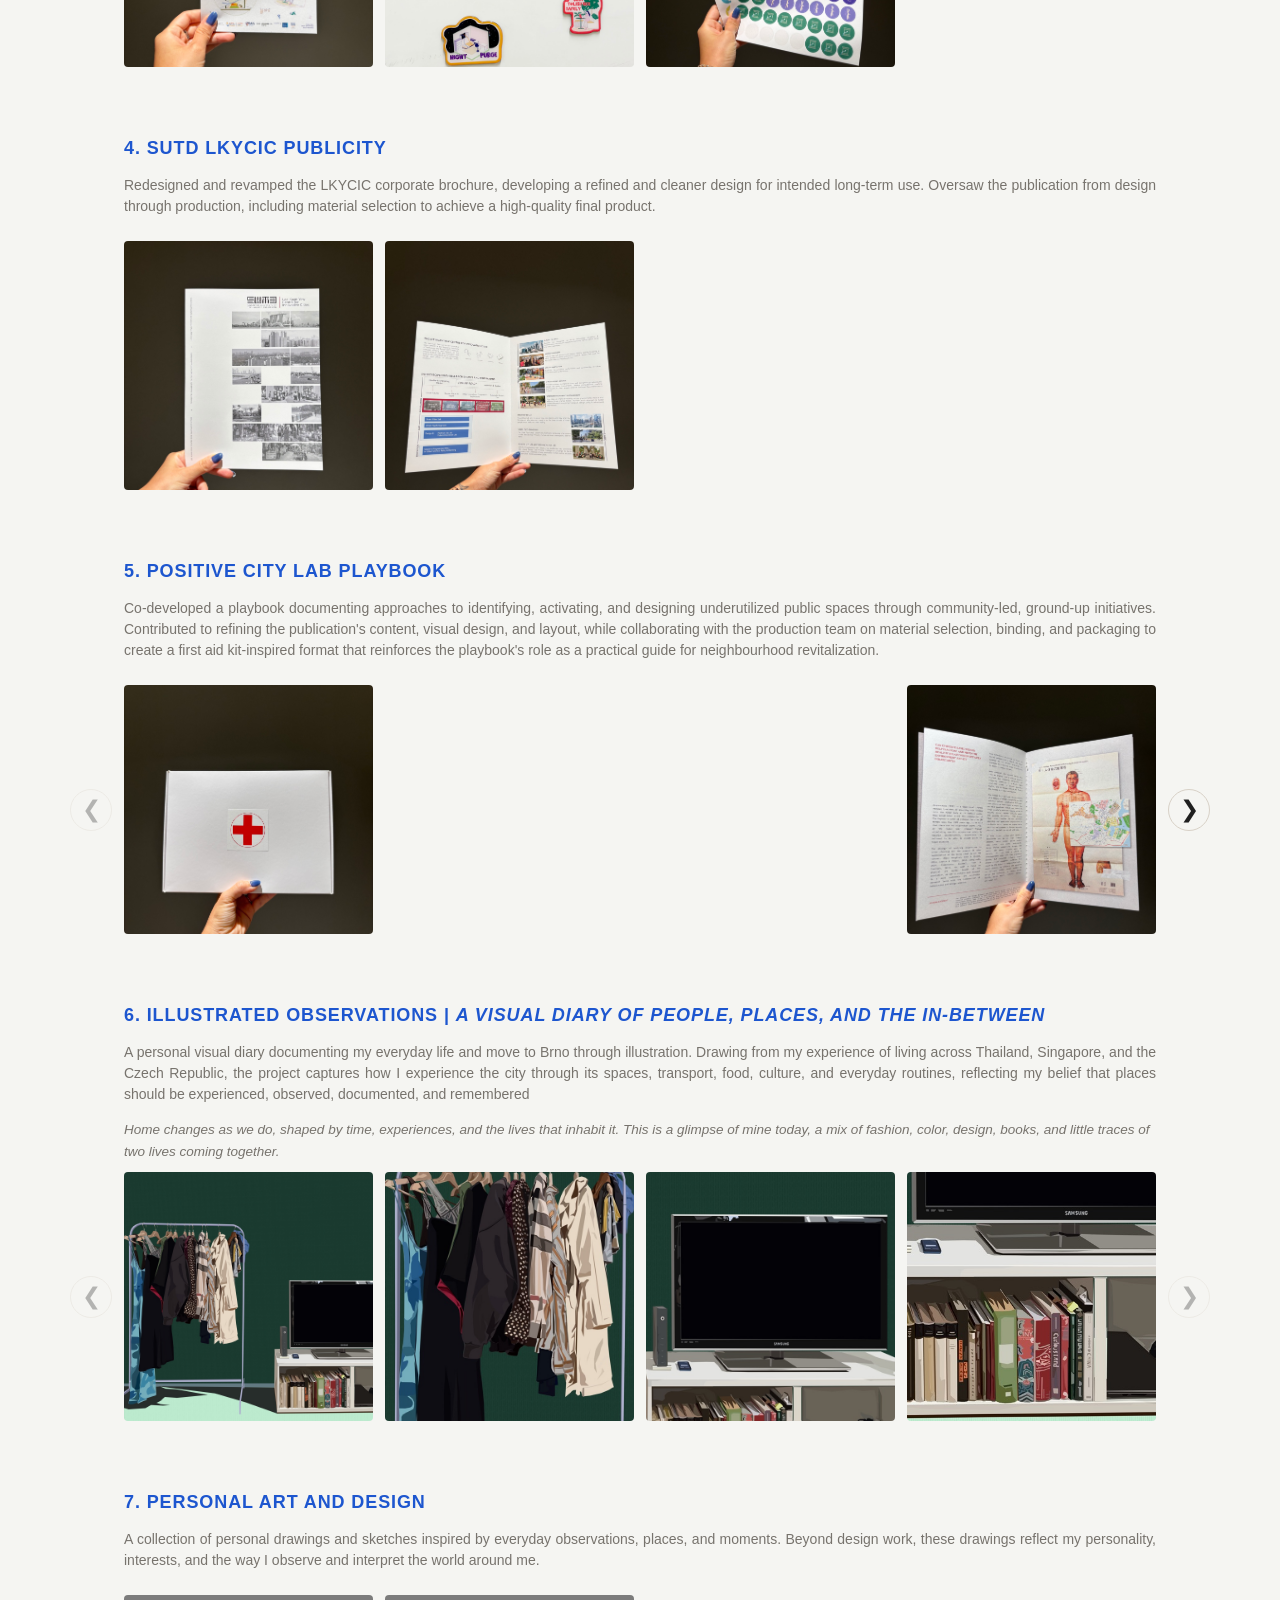
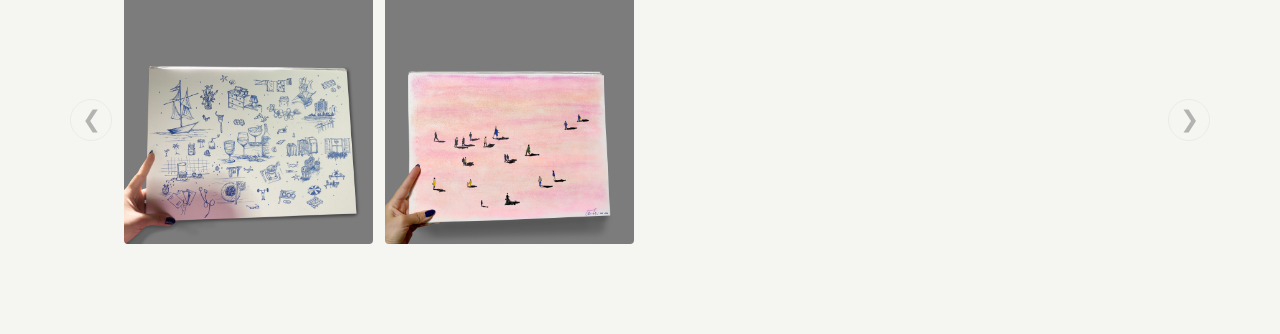
<file: visual-communication.html>
<!DOCTYPE html>
<html lang="en">
<head>
  <meta charset="UTF-8" />
  <meta name="viewport" content="width=device-width, initial-scale=1.0" />
  <title>Visual Communications — Arisa Teriyapirom</title>
  <style>
    :root { --bg: #f5f5f2; --text: #1f1f1f; --muted: #77736d; --line: #d8d1c7; --blue: #1d56cf; }
    * { margin: 0; padding: 0; box-sizing: border-box; }
    body { font-family: Arial, Helvetica, sans-serif; background: var(--bg); color: var(--text); line-height: 1.5; }
    a { color: inherit; text-decoration: none; }
    header { position: fixed; top: 0; left: 0; width: 100%; z-index: 10; padding: 24px 40px; display: flex; justify-content: space-between; align-items: center; background: rgba(247, 244, 238, 0.82); backdrop-filter: blur(12px); border-bottom: 1px solid rgba(216, 209, 199, 0.5); }
    .logo, nav a { color: var(--blue); font-size: 13px; text-transform: uppercase; letter-spacing: 0.08em; font-weight: 700; }
    nav { display: flex; gap: 28px; }
    main { padding: 125px 40px 90px; min-height: 100vh; }
    .page-header { padding-top: 0; }
    h1 { font-family: Arial, Helvetica, sans-serif; color: var(--blue); font-size: 23px; font-weight: 700; line-height: 1; text-transform: uppercase; letter-spacing: 0.08em; white-space: nowrap; margin-bottom: 24px; padding-bottom: 24px; border-bottom: 1px solid var(--line); }
    p { max-width: 680px; color: var(--muted); font-size: 17px; line-height: 1.6; }
    .page-header p { width: 100%; max-width: none; }

    .project-set {
      width: 86%;
      max-width: 1300px;
      margin: 48px auto 0;
    }

    .project-set + .project-set {
      margin-top: 72px;
    }

    .project-set h2 {
      color: var(--blue);
      font-family: Arial, Helvetica, sans-serif;
      font-size: 18px;
      font-weight: 700;
      line-height: 1;
      letter-spacing: 0.05em;
      text-transform: uppercase;
      #text-decoration: underline;
      #text-decoration-thickness: 1.5px;
      #text-underline-offset: 5px;
    }

    .project-gallery {
      position: relative;
      margin-top: 24px;
    }

    .viasta-set .project-gallery {
      margin-top: 15px;
    }

    .project-viewport {
      overflow: hidden;
    }

    .project-track {
      display: grid;
      grid-auto-flow: column;
      grid-auto-columns: calc((100% - 36px) / 4);
      gap: 12px;
      overflow-x: auto;
      scroll-behavior: smooth;
      scrollbar-width: none;
    }

    .project-track::-webkit-scrollbar {
      display: none;
    }

    .project-image {
      aspect-ratio: 3 / 4;
      overflow: hidden;
      border-radius: 4px;
      background: #f3f3f3;
    }

    .project-image img {
      width: 100%;
      height: 100%;
      display: block;
      object-fit: contain;
      transition: transform 0.35s ease;
    }

    .project-image:hover img {
      transform: scale(1.05);
    }

    .project-image img.wcs-01-image {
      object-position: center bottom;
    }

    .project-image img.wcs-8653-image {
      object-position: center 60%;
    }

    .project-image img.wcs-03-image {
      object-fit: cover;
      object-position: right center;
      transform: scale(1.12);
    }

    .project-image:hover img.wcs-03-image {
      transform: scale(1.16);
    }

    .project-image-placeholder {
      display: flex;
      align-items: center;
      justify-content: center;
      width: 100%;
      height: 100%;
      border: 1px solid var(--line);
      color: var(--muted);
      font-size: 11px;
      letter-spacing: 0.08em;
      text-transform: uppercase;
    }

    .viasta-set .project-image {
      aspect-ratio: 1 / 1;
      background: transparent;
    }

    .viasta-set .project-image img {
      object-fit: contain;
    }

    .wcs-set .project-image img {
      object-fit: cover;
    }

    .wcs-set .project-image {
      aspect-ratio: 1 / 1;
      background: transparent;
    }

    .crc-set .project-image {
      aspect-ratio: 1 / 1;
      background: transparent;
    }

    .crc-set .project-image img {
      object-fit: cover;
    }

    .crc-set .project-image img.crc-lower-focus {
      object-position: center 65%;
    }

    .crc-set .project-image img.crc-lower-focus-more {
      object-position: center 82%;
    }

    .crc-set .project-image img.crc-upper-focus {
      object-position: center 45%;
    }

    .crc-set .project-image img.crc-left-focus {
      object-position: 38% 60%;
    }

    .lkycic-set .project-image {
      aspect-ratio: 1 / 1;
      background: transparent;
    }

    .lkycic-set .project-image img {
      object-fit: cover;
    }

    .book-set .project-image {
      aspect-ratio: 1 / 1;
      background: transparent;
    }

    .book-set .project-image img {
      object-fit: cover;
    }

    .book-set .project-image img.book-lower-focus {
      object-position: center 58%;
    }

    .book-set .project-image img.book-lower-focus-more {
      object-position: center 68%;
    }

    .illustrated-set .project-image,
    .art-set .project-image {
      aspect-ratio: 1 / 1;
      background: transparent;
    }

    .illustrated-set .project-image img,
    .art-set .project-image img {
      object-fit: cover;
    }

    .illustrated-set .project-image img {
      object-position: 0% center;
    }

    .illustrated-set .project-image img.brno-clothing {
      transform: scale(2);
      transform-origin: 0% 48%;
    }

    .illustrated-set .project-image img.brno-television {
      object-position: 100% center;
      transform: scale(2);
      transform-origin: 47% 70%;
    }

    .illustrated-set .project-image img.brno-books {
      object-position: 100% center;
      transform: scale(3);
      transform-origin: 42% 96%;
    }

    .illustrated-caption {
      margin-top: 14px;
      max-width: none;
      font-size: 13.5px;
      font-style: italic;
    }

    .illustrated-set .project-gallery {
      margin-top: 10px;
    }

    .illustration-open {
      display: block;
      width: 100%;
      height: 100%;
      border: 0;
      background: transparent;
      cursor: zoom-in;
    }

    .project-image:has(.illustration-open:focus-visible) {
      outline: 3px solid var(--blue);
      outline-offset: 3px;
    }

    .illustration-lightbox {
      margin: auto;
      padding: 6px;
      border: 0;
      border-radius: 6px;
      background: rgb(245, 245, 245, 0.75);
      max-width: 90vw;
      max-height: 90dvh;
    }

    .illustration-lightbox::backdrop {
      background: rgba(0, 0, 0, 0.8);
    }

    .illustration-lightbox .project-image {
      width: min(78vw, 55dvh, 480px);
    }

    .illustration-lightbox .project-image:hover img:not([class]) {
      transform: none;
    }

    .illustration-close {
      position: absolute;
      top: 12px;
      right: 12px;
      z-index: 1;
      width: 18px;
      height: 18px;
      padding: 0;
      display: grid;
      place-items: center;
      font: 15px/1 Arial, Helvetica, sans-serif;
      cursor: pointer;
      border: 0;
      border-radius: 50%;
      background: rgba(245, 245, 245, 0.8);
      color: var(--text);
    }

    body:has(.illustration-lightbox[open]) {
      overflow: hidden;
    }

    .gallery-next,
    .gallery-previous {
      position: absolute;
      top: 50%;
      width: 42px;
      height: 42px;
      display: flex;
      align-items: center;
      justify-content: center;
      border: 1px solid var(--line);
      border-radius: 50%;
      background: rgba(245, 245, 242, 0.9);
      color: var(--text);
      font-size: 23px;
      cursor: pointer;
      transform: translateY(-50%);
    }

    .gallery-previous {
      left: -54px;
    }

    .gallery-next {
      right: -54px;
    }

    .gallery-next:disabled,
    .gallery-previous:disabled {
      opacity: 0.3;
      cursor: default;
    }

    .project-description {
      width: 100%;
      max-width: none;
      margin-top: 18px;
      color: var(--muted);
      font-size: 14px;
      line-height: 1.5;
      text-align: justify;
      text-justify: inter-word;
    }

    .small-description-break {
      display: block;
      height: 6px;
    }

    .project-description a {
      color: var(--blue);
      text-decoration: underline;
      text-underline-offset: 2px;
    }

    @media (max-width: 1100px) {
      header { padding: 20px; }
      main { padding: 110px 20px 72px; }
      nav { gap: 16px; }
      .project-set { width: 100%; }
      .project-track { grid-auto-columns: calc((100% - 12px) / 2); }
      .gallery-previous { left: 8px; }
      .gallery-next { right: 8px; }
    }

    @media (max-width: 560px) {
      .project-track { grid-auto-columns: 100%; }
    }
  </style>
  <link rel="stylesheet" href="responsive.css" />
</head>
<body>
  <header>
    <a href="index.html" class="logo">Arisa Teriyapirom</a>
    <nav>
      <a href="index.html">Home</a>
      <a href="works.html">Works</a>
      <a href="about.html">About</a>
      <a href="contact.html">Contact</a>
    </nav>
  </header>
  <main>
    <div class="page-header">
      <h1>Visual Communications and Exhibition Works.</h1>
      <p>Exploring graphic design, branding, exhibitions, and visual storytelling across research, public engagement, and the built environment.</p>
    </div>

    <section class="project-set viasta-set" aria-labelledby="viasta-title">
      <h2 id="viasta-title">1. Viasta 4.0</h2>
      <p class="project-description">As part of the organizing and design team, I designed and developed the publicity materials for 
        Viasta 4.0, creating a refreshed visual identity aimed at engaging and attracting a younger audience.<span class="small-description-break" aria-hidden="true"></span>
        Moving away from the original marketing style, the graphics drew inspiration from familiar 
        digital interfaces such as alarm apps and CAPTCHA systems to create a playful, relatable 
        aesthetic. While introducing this contemporary visual language, the design retained the 
        established green palette to align with Viasta’s sustainability-focused identity.
      </p>
      <div class="project-gallery">
        <button class="gallery-previous" type="button" aria-label="Show previous Viasta images" data-track="viasta-track">&#10094;</button>
        <div class="project-viewport">
          <div class="project-track" id="viasta-track">
            <figure class="project-image"><img decoding="async" src="images/graphic%20design/web/viasta4/Social%20Media%20Final.png" alt="Viasta 4 social media graphic"></figure>
            <figure class="project-image"><img decoding="async" src="images/graphic%20design/web/viasta4/Viasta%204%20-%20teaser.png" alt="Viasta 4 festival countdown graphic"></figure>
            <figure class="project-image"><img decoding="async" src="images/graphic%20design/web/viasta4/event%20detail_1.png" alt="Viasta 4 event details graphic"></figure>
            <figure class="project-image"><img decoding="async" src="images/graphic%20design/web/viasta4/filler_8.png" alt="Viasta 4 campaign graphic"></figure>
            <figure class="project-image"><img loading="lazy" decoding="async" src="images/graphic%20design/web/viasta4/event%20detail_2.png" alt="Viasta 4 event details graphic 2"></figure>
            <figure class="project-image"><img loading="lazy" decoding="async" src="images/graphic%20design/web/viasta4/filler_3.png" alt="Viasta 4 supporting graphic 3"></figure>
            <figure class="project-image"><img loading="lazy" decoding="async" src="images/graphic%20design/web/viasta4/filler_4.4.png" alt="Viasta 4 supporting graphic 4"></figure>
            <figure class="project-image"><img loading="lazy" decoding="async" src="images/graphic%20design/web/viasta4/filler%201.1.png" alt="Viasta 4 supporting graphic 1"></figure>
            <figure class="project-image"><img loading="lazy" decoding="async" src="images/graphic%20design/web/viasta4/filler%202.png" alt="Viasta 4 supporting graphic 2"></figure>
          </div>
        </div>
        <button class="gallery-next" type="button" aria-label="Show more Viasta images" data-track="viasta-track">&#10095;</button>
      </div>
    </section>

    <section class="project-set wcs-set" aria-labelledby="wcs-title">
      <h2 id="wcs-title">2. World Cities Summit (2026)</h2>
      <p class="project-description">I presented a research poster at the World Cities Summit Science of Cities Symposium, showcasing ongoing research alongside international academics and practitioners. 
        <span class="small-description-break" aria-hidden="true"></span>I also worked closely with Prof. Eva Castro, servingas the primary designer for SUTD's exhibition booth, 
      overseeing its design development, curation, and production while coordinating with multiple research teams.
      The exhibition successfully engaged visitors from a wide range of discliplines, fostering meaningful conversations 
    across academia, industry partners, and the public sectors.<span class="small-description-break" aria-hidden="true"></span>Read more about the WCS event here: <a href="https://www.linkedin.com/posts/arisa-teriyapirom-30a2b7158_over-the-last-couple-of-months-i-had-the-ugcPost-7474881979197452288-rbsi/?utm_source=share&utm_medium=member_desktop&rcm=ACoAACXGg_oB_uqGbJzY7fXOS9pSa6woPx_p0lo">LinkedIn post</a></p>
      <div class="project-gallery">
        <button class="gallery-previous" type="button" aria-label="Show previous WCS images" data-track="wcs-track">&#10094;</button>
        <div class="project-viewport">
          <div class="project-track" id="wcs-track">
            <figure class="project-image"><img loading="lazy" decoding="async" class="wcs-8653-image" src="images/graphic%20design/web/WCS/IMG_8653.jpeg" alt="World Cities Summit exhibition"></figure>
            <figure class="project-image"><img loading="lazy" decoding="async" src="images/graphic%20design/web/WCS/06.jpeg" alt="WCS visual communication project 6"></figure>
            <figure class="project-image"><img loading="lazy" decoding="async" src="images/graphic%20design/web/WCS/IMG_8623.jpeg" alt="World Cities Summit exhibition image 4"></figure>
            <figure class="project-image"><img loading="lazy" decoding="async" class="wcs-01-image" src="images/graphic%20design/web/WCS/01.jpeg" alt="WCS visual communication project 1"></figure>
            <figure class="project-image"><img loading="lazy" decoding="async" src="images/graphic%20design/web/WCS/02.jpeg" alt="WCS visual communication project 2"></figure>
            <figure class="project-image"><img loading="lazy" decoding="async" class="wcs-03-image" src="images/graphic%20design/web/WCS/03.jpeg" alt="WCS visual communication project 3"></figure>
            <figure class="project-image"><img loading="lazy" decoding="async" src="images/graphic%20design/web/WCS/IMG_8586.jpeg" alt="World Cities Summit exhibition image 2"></figure>
            <figure class="project-image"><img loading="lazy" decoding="async" src="images/graphic%20design/web/WCS/IMG_8588.jpeg" alt="World Cities Summit exhibition image 3"></figure>
            <figure class="project-image"><img loading="lazy" decoding="async" src="images/graphic%20design/web/WCS/04.jpeg" alt="WCS visual communication project 4"></figure>
          </div>
        </div>
        <button class="gallery-next" type="button" aria-label="Show more WCS images" data-track="wcs-track">&#10095;</button>
      </div>
    </section>

    <section class="project-set crc-set" aria-labelledby="climate-title">
      <h2 id="climate-title">3. Climate Resilient Citizenry × Staying Cool</h2>
      <p class="project-description">Designed project collateral for the Cooling Resilient Communities x Staying Cool research project, including stickers, magnets, and participatory mapping tools that 
        communicate six sustainable cooling strategies. The materials were created to provide participants with engaging takeaways after 
        workshops while encouraging reflection on home layouts, everyday habits, and opportunities to adopt more sustainable cooling practices. 
        Custom designed mapping stickers also supported workshop exercises and fieldwork, allowing residents to identify areas of heat, cooling appliances, 
        and thermal experiences within their homes.</p>
      <div class="project-gallery">
        <button class="gallery-previous" type="button" aria-label="Show previous Climate Resilient Citizenry images" data-track="crc-track">&#10094;</button>
        <div class="project-viewport">
          <div class="project-track" id="crc-track">
            <figure class="project-image"><img loading="lazy" decoding="async" class="crc-lower-focus" src="images/graphic%20design/web/crc/IMG_9117.jpeg" alt="crc mapping sticker"></figure>
            <figure class="project-image"><img loading="lazy" decoding="async" class="crc-upper-focus" src="images/graphic%20design/web/crc/IMG_9114.jpeg" alt="Climate Resilient Citizenry workshop"></figure>
            <figure class="project-image"><img loading="lazy" decoding="async" class="crc-lower-focus-more" src="images/graphic%20design/web/crc/IMG_9118.jpeg" alt="Climate Resilient Citizenry mapping activity"></figure>
            <figure class="project-image"><img loading="lazy" decoding="async" class="crc-left-focus" src="images/graphic%20design/web/crc/P1000476.JPG" alt="Climate Resilient Citizenry activity"></figure>
            <figure class="project-image"><img loading="lazy" decoding="async" src="images/graphic%20design/web/crc/P1000525.JPG" alt="Climate Resilient Citizenry event"></figure>
          </div>
        </div>
        <button class="gallery-next" type="button" aria-label="Show more Climate Resilient Citizenry images" data-track="crc-track">&#10095;</button>
      </div>
    </section>

    <section class="project-set lkycic-set" aria-labelledby="lkycic-title">
      <h2 id="lkycic-title">4. SUTD LKYCIC Publicity</h2>
      <p class="project-description">Redesigned and revamped the LKYCIC corporate brochure, developing a refined and cleaner design for intended long-term use. Oversaw the publication from design through production, including material selection to achieve a high-quality final product.</p>
      <div class="project-gallery">
        <div class="project-viewport">
          <div class="project-track">
            <figure class="project-image"><img loading="lazy" decoding="async" src="images/graphic%20design/web/lkycic_publicity/01.jpeg" alt="SUTD LKYCIC publicity material 1"></figure>
            <figure class="project-image"><img loading="lazy" decoding="async" src="images/graphic%20design/web/lkycic_publicity/02.jpeg" alt="SUTD LKYCIC publicity material 2"></figure>
          </div>
        </div>
      </div>
    </section>

    <section class="project-set book-set" aria-labelledby="positive-city-lab-title">
      <h2 id="positive-city-lab-title">5. Positive City Lab Playbook</h2>
      <p class="project-description">Co-developed a playbook documenting approaches to identifying, activating, and designing underutilized 
        public spaces through community-led, ground-up initiatives. Contributed to refining the publication's content, visual design, 
        and layout, while collaborating with the production team on material selection, binding, and packaging to create a first aid 
        kit-inspired format that reinforces the playbook's role as a practical guide for neighbourhood revitalization.</p>
      <div class="project-gallery">
        <button class="gallery-previous" type="button" aria-label="Show previous Positive City Lab Playbook images" data-track="book-track">&#10094;</button>
        <div class="project-viewport">
          <div class="project-track" id="book-track">
            <figure class="project-image"><img loading="lazy" decoding="async" src="images/graphic%20design/web/book/01.jpeg" alt="Positive City Lab Playbook image 1"></figure>
            <figure class="project-image"><img loading="lazy" decoding="async" class="book-lower-focus-more" src="images/graphic%20design/web/book/02.jpeg" alt="Positive City Lab Playbook image 2"></figure>
            <figure class="project-image"><img loading="lazy" decoding="async" class="book-lower-focus-more" src="images/graphic%20design/web/book/03.jpeg" alt="Positive City Lab Playbook image 3"></figure>
            <figure class="project-image"><img loading="lazy" decoding="async" src="images/graphic%20design/web/book/04.jpeg" alt="Positive City Lab Playbook image 4"></figure>
            <figure class="project-image"><img loading="lazy" decoding="async" class="book-lower-focus-more" src="images/graphic%20design/web/book/05.jpeg" alt="Positive City Lab Playbook image 5"></figure>
            <figure class="project-image"><img loading="lazy" decoding="async" class="book-lower-focus-more" src="images/graphic%20design/web/book/06.jpeg" alt="Positive City Lab Playbook image 6"></figure>
            <figure class="project-image"><img loading="lazy" decoding="async" class="book-lower-focus" src="images/graphic%20design/web/book/07.jpeg" alt="Positive City Lab Playbook image 7"></figure>
            <figure class="project-image"><img loading="lazy" decoding="async" class="book-lower-focus" src="images/graphic%20design/web/book/08.jpeg" alt="Positive City Lab Playbook image 8"></figure>
            <figure class="project-image"><img loading="lazy" decoding="async" src="images/graphic%20design/web/book/09.jpeg" alt="Positive City Lab Playbook image 9"></figure>
          </div>
        </div>
        <button class="gallery-next" type="button" aria-label="Show more Positive City Lab Playbook images" data-track="book-track">&#10095;</button>
      </div>
    </section>

    <section class="project-set illustrated-set" aria-labelledby="illustrated-observations-title">
      <h2 id="illustrated-observations-title">6. Illustrated Observations | <em>A Visual Diary of people, places, and the in-between</em></h2>
      <p class="project-description">A personal visual diary documenting my everyday life and move to Brno through illustration. Drawing from my experience of living across Thailand, Singapore, and the Czech Republic, 
        the project captures how I experience the city through its spaces, transport, food, culture, and everyday routines, reflecting my belief that places should be experienced, observed,
       documented, and remembered</p>
      <p class="illustrated-caption" id="illustrated-caption" aria-live="polite" aria-atomic="true">Home changes as we do, shaped by time, experiences, and the lives that inhabit it. This is a glimpse of mine today, a mix of fashion, color, design, books, and little traces of two lives coming together.</p>
      <div class="project-gallery">
        <button class="gallery-previous" type="button" aria-label="Show previous Illustrated Observations images" data-track="illustrated-track">&#10094;</button>
        <div class="project-viewport">
          <div class="project-track" id="illustrated-track" aria-describedby="illustrated-caption">
            <!-- Add data-set-caption to the first image of each set of four. -->
            <figure class="project-image" data-set-caption="Home changes as we do, shaped by time, experiences, and the lives that inhabit it. This is a glimpse of mine today, a mix of fashion, color, design, books, and little traces of two lives coming together."><img loading="lazy" decoding="async" width="1653" height="1200" src="images/graphic%20design/web/Illustrated%20Observation/Brno_Interior.jpg" alt="Illustration of a Brno interior with a clothing rack and television cabinet"></figure>
            <figure class="project-image"><img class="brno-clothing" loading="lazy" decoding="async" width="1653" height="1200" src="images/graphic%20design/web/Illustrated%20Observation/Brno_Interior.jpg" alt="Close-up of clothing and hangers on the illustrated rack"></figure>
            <figure class="project-image"><img class="brno-television" loading="lazy" decoding="async" width="1653" height="1200" src="images/graphic%20design/web/Illustrated%20Observation/Brno_Interior.jpg" alt="Close-up of the illustrated television and cabinet top"></figure>
            <figure class="project-image"><img class="brno-books" loading="lazy" decoding="async" width="1653" height="1200" src="images/graphic%20design/web/Illustrated%20Observation/Brno_Interior.jpg" alt="Close-up of books on the illustrated cabinet shelf"></figure>
          </div>
        </div>
        <button class="gallery-next" type="button" aria-label="Show more Illustrated Observations images" data-track="illustrated-track">&#10095;</button>
      </div>
    </section>

    <section class="project-set art-set" aria-labelledby="personal-art-design-title">
      <h2 id="personal-art-design-title">7. Personal Art and Design</h2>
      <p class="project-description">A collection of personal drawings and sketches inspired by everyday observations, places, and moments. 
        Beyond design work, these drawings reflect my personality, interests, and the way I observe and interpret the world around me. </p>
      <div class="project-gallery">
        <button class="gallery-previous" type="button" aria-label="Show previous Personal Art and Design images" data-track="art-track">&#10094;</button>
        <div class="project-viewport">
          <div class="project-track" id="art-track">
            <figure class="project-image"><img loading="lazy" decoding="async" width="1600" height="1600" src="images/graphic%20design/web/Art/Sketch_1.jpg" alt="Personal sketch"></figure>
            <figure class="project-image"><img loading="lazy" decoding="async" width="1600" height="1600" src="images/graphic%20design/web/Art/Drawing_1.jpg" alt="Personal drawing"></figure>
          </div>
        </div>
        <button class="gallery-next" type="button" aria-label="Show more Personal Art and Design images" data-track="art-track">&#10095;</button>
      </div>
    </section>
  </main>
  <dialog class="illustration-lightbox illustrated-set" aria-label="Illustrated Observations enlarged image">
    <button class="illustration-close" type="button" aria-label="Close enlarged image" autofocus><svg width="10" height="10" viewBox="0 0 16 16" fill="none" aria-hidden="true" focusable="false"><path d="M3 3L13 13M13 3L3 13" stroke="currentColor" stroke-width="1.5" stroke-linecap="round" /></svg></button>
    <figure class="project-image"></figure>
  </dialog>
  <script>
    const illustrationDialog = document.querySelector('.illustration-lightbox');
    const enlargedFigure = illustrationDialog.querySelector('figure');
    document.querySelectorAll('#illustrated-track .project-image img').forEach(function(img) {
      const button = document.createElement('button');
      button.type = 'button';
      button.className = 'illustration-open';
      button.setAttribute('aria-label', 'Enlarge: ' + img.alt);
      button.setAttribute('aria-haspopup', 'dialog');
      img.replaceWith(button);
      button.append(img);
      button.addEventListener('click', function() {
        const enlarged = img.cloneNode();
        enlarged.loading = 'eager';
        enlarged.src = 'images/graphic%20design/web/Illustrated%20Observation/Brno_Interior-detail.jpg';
        enlargedFigure.replaceChildren(enlarged);
        illustrationDialog.showModal();
      });
    });
    illustrationDialog.querySelector('.illustration-close').addEventListener('click', function() {
      illustrationDialog.close();
    });
    illustrationDialog.addEventListener('click', function(event) {
      const bounds = illustrationDialog.getBoundingClientRect();
      if (event.target === illustrationDialog &&
          (event.clientX < bounds.left || event.clientX > bounds.right ||
           event.clientY < bounds.top || event.clientY > bounds.bottom)) {
        illustrationDialog.close();
      }
    });

    function updateIllustratedCaption(track) {
      if (track.id !== 'illustrated-track') return;
      const images = Array.from(track.children);
      if (!images.length) return;
      const stride = images[0].getBoundingClientRect().width + parseFloat(getComputedStyle(track).columnGap);
      const firstVisible = Math.round(track.scrollLeft / stride);
      const setStart = Math.floor(firstVisible / 4) * 4;
      const caption = document.getElementById('illustrated-caption');
      const text = images[setStart]?.dataset.setCaption || '';
      if (caption.textContent !== text) caption.textContent = text;
    }

    function updateGalleryArrows(track) {
      updateIllustratedCaption(track);
      const maximumScroll = track.scrollWidth - track.clientWidth;
      const previousButton = document.querySelector('.gallery-previous[data-track="' + track.id + '"]');
      const nextButton = document.querySelector('.gallery-next[data-track="' + track.id + '"]');
      previousButton.disabled = track.scrollLeft <= 4;
      nextButton.disabled = track.scrollLeft >= maximumScroll - 4;
    }

    document.querySelectorAll('.gallery-next, .gallery-previous').forEach(function(button) {
      button.addEventListener('click', function() {
        const track = document.getElementById(button.dataset.track);
        const isPrevious = button.classList.contains('gallery-previous');
        let distance = track.clientWidth;
        if (track.id === 'illustrated-track') {
          const stride = track.firstElementChild.getBoundingClientRect().width + parseFloat(getComputedStyle(track).columnGap);
          distance = Math.max(1, Math.round(track.clientWidth / stride)) * stride;
        }
        track.scrollBy({ left: isPrevious ? -distance : distance, behavior: 'smooth' });
      });
    });

    document.querySelectorAll('.project-track[id]').forEach(function(track) {
      updateGalleryArrows(track);
      track.addEventListener('scroll', function() {
        updateGalleryArrows(track);
      });
    });
    window.addEventListener('resize', function() {
      updateGalleryArrows(document.getElementById('illustrated-track'));
    });
  </script>
</body>
</html>
</file>
<file: responsive.css>
html {
  -webkit-text-size-adjust: 100%;
  text-size-adjust: 100%;
}

body {
  min-width: 0;
  overflow-x: hidden;
}

header {
  -webkit-backdrop-filter: blur(12px);
}

img,
video,
iframe {
  max-width: 100%;
}

@media (max-width: 600px) {
  header {
    padding: 15px 16px 14px !important;
    flex-wrap: wrap;
    gap: 12px;
  }

  header .logo {
    width: 100%;
    font-size: 12px;
  }

  header nav {
    width: 100%;
    justify-content: space-between;
    gap: 12px !important;
    font-size: 11px;
  }

  header nav a {
    font-size: 11px;
  }

  main {
    padding-top: 118px !important;
  }

  h1,
  h2,
  h3,
  p {
    max-width: 100%;
    overflow-wrap: break-word;
  }

  h1 {
    white-space: normal !important;
  }
}
</file>
